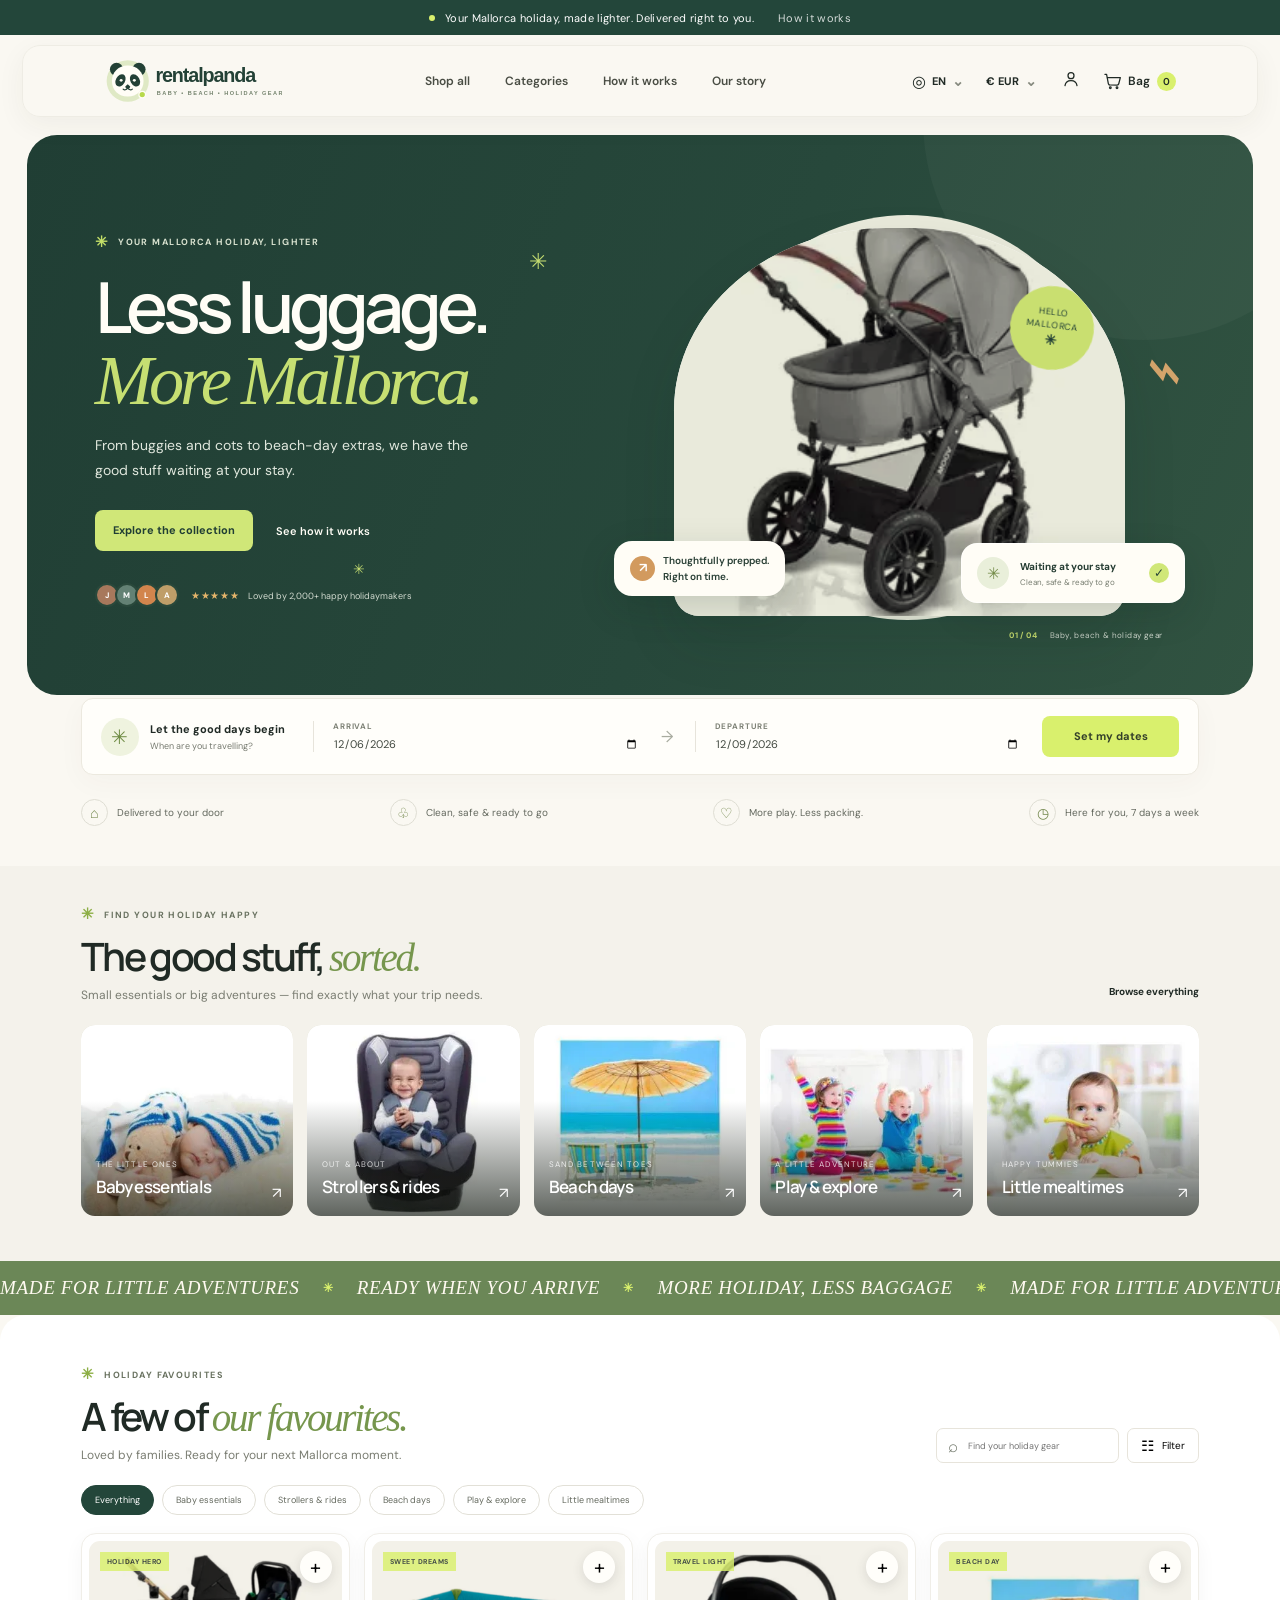
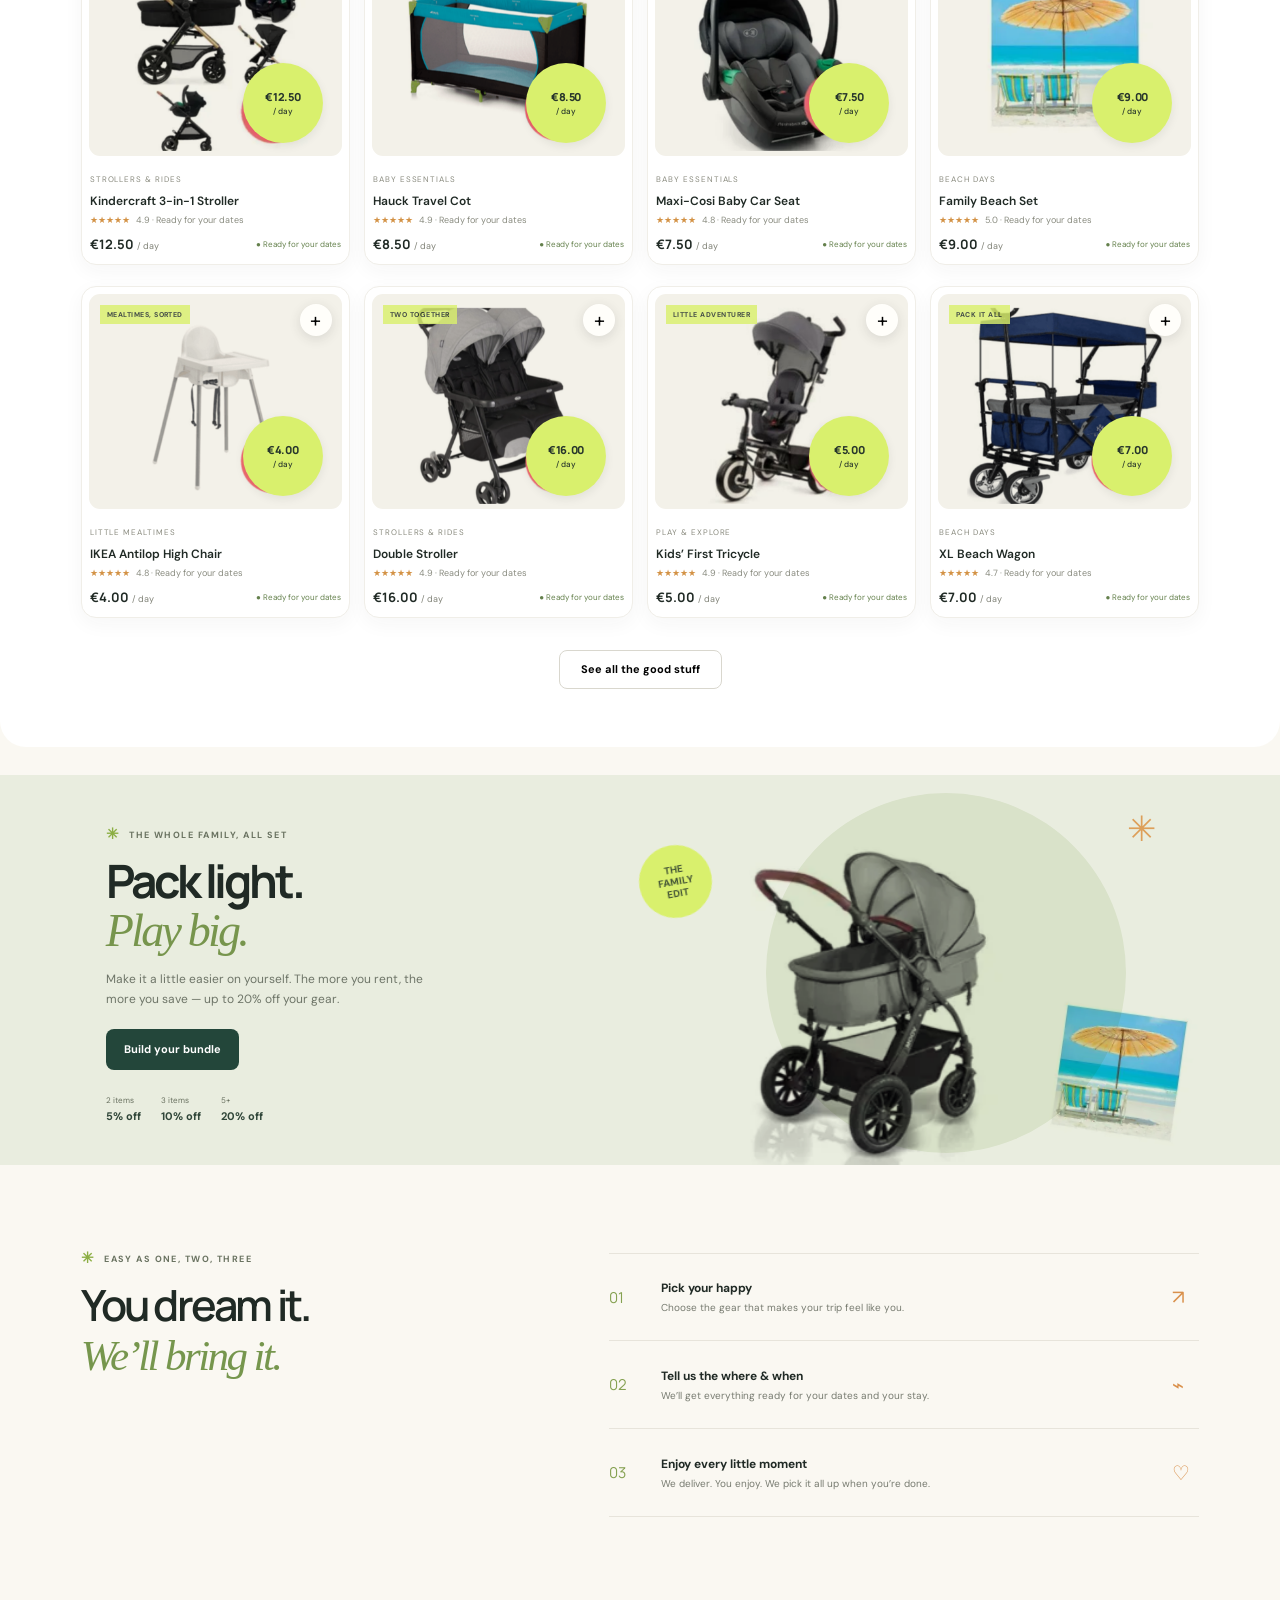
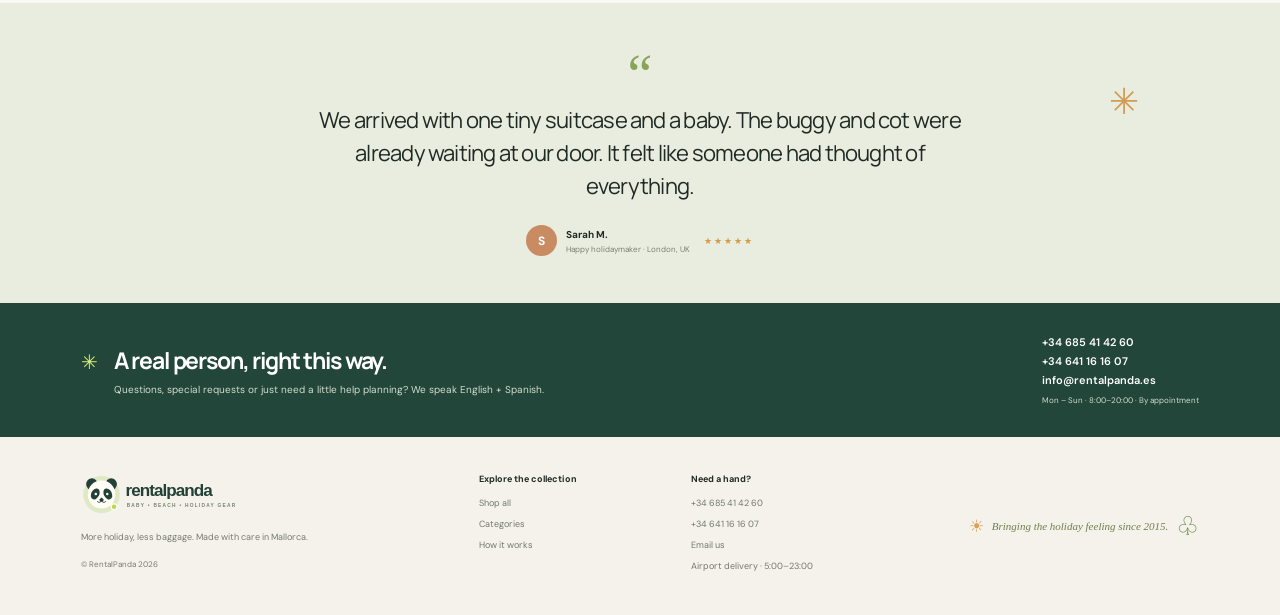
<file: index.html>
<!doctype html>
<html lang="en">
  <head>
    <meta charset="UTF-8" />
    <meta name="viewport" content="width=device-width, initial-scale=1.0" />
    <meta name="theme-color" content="#faf8f2" />
    <meta name="description" content="Make your Mallorca holiday feel like home. Thoughtful baby, beach and holiday gear delivered to your door by RentalPanda." />
    <title>RentalPanda — Holiday, made lighter</title>
    <link rel="preconnect" href="https://fonts.googleapis.com" />
    <link rel="preconnect" href="https://fonts.gstatic.com" crossorigin />
    <link href="https://fonts.googleapis.com/css2?family=DM+Sans:wght@400;500;600;700&family=Manrope:wght@400;500;600;700;800&display=swap" rel="stylesheet" />
    <link rel="stylesheet" href="/styles.css" />
  </head>
  <body data-page="home">
    <div class="announcement"><span class="announcement-dot"></span><span data-i18n="announcement">Your Mallorca holiday, made lighter. Delivered right to you.</span><a href="#how-it-works" data-i18n="how">How it works <span>↗</span></a></div>
    <header class="site-header">
      <a class="brand" href="#home" aria-label="RentalPanda home"><img src="/rentalpanda-wordmark.svg" alt="Rental Panda — baby, beach, holiday gear" /></a>
      <nav class="main-nav" aria-label="Main navigation"><a href="shop.html" data-i18n="navShop">Shop all</a><a href="#categories" data-i18n="navCategories">Categories</a><a href="#how-it-works" data-i18n="navHow">How it works</a><a href="#about" data-i18n="navAbout">Our story</a></nav>
      <div class="header-actions"><button class="locale-button" id="language-button" aria-label="Change language"><span class="locale-globe">◎</span><span id="language-label">EN</span><span class="chevron">⌄</span></button><button class="locale-button currency-button" id="currency-button" aria-label="Change currency">€ EUR <span class="chevron">⌄</span></button><button class="icon-button account-button" id="account-button" aria-label="Sign in"><svg viewBox="0 0 24 24" aria-hidden="true"><circle cx="12" cy="8" r="3.6"/><path d="M4.8 20c.5-4.2 3.1-6.2 7.2-6.2s6.7 2 7.2 6.2"/></svg></button><button class="cart-button" id="cart-button"><svg viewBox="0 0 24 24" aria-hidden="true"><path d="M3.5 4h2l2.1 11.2a2 2 0 0 0 2 1.6h8.6a2 2 0 0 0 1.9-1.5L22 8H6.1"/><circle cx="10" cy="20" r="1"/><circle cx="18" cy="20" r="1"/></svg><span data-i18n="bag">Bag</span><span id="cart-count" class="cart-count">0</span></button></div>
    </header>

    <main id="home">
      <section class="hero page-gutter">
        <div class="hero-copy">
          <div class="eyebrow"><span class="eyebrow-mark">✳</span><span data-i18n="heroEyebrow">YOUR MALLORCA HOLIDAY, LIGHTER</span></div>
          <h1 data-i18n="heroTitle">Less luggage.<br><em>More Mallorca.</em></h1>
          <p data-i18n="heroText">From buggies and cots to beach-day extras, we have the good stuff waiting at your stay.</p>
          <div class="hero-actions"><a class="button button-dark" href="shop.html" data-i18n="explore">Explore the collection <span>↗</span></a><a class="text-link" href="#how-it-works" data-i18n="seeHow">See how it works <span>↓</span></a></div>
          <div class="hero-social"><div class="avatar-stack"><span>J</span><span>M</span><span>L</span><span>A</span></div><div class="stars">★★★★★ <span data-i18n="reviews">Loved by 2,000+ happy holidaymakers</span></div></div>
          <div class="hero-doodle doodle-one">✳</div><div class="hero-doodle doodle-two">✳</div>
        </div>
        <div class="hero-art">
          <div class="hero-sun"></div>
          <div class="hero-photo-frame"><img class="hero-product" src="/RentalPanda/imgi_10_kinderwagen-mieten-mallorca-300x300.png.webp" alt="Stroller ready for your Mallorca holiday"/><div class="hero-stamp"><span data-i18n="heroStamp">HELLO<br>MALLORCA</span><b>✳</b></div></div>
          <div class="hero-note"><span class="note-icon">↗</span><span data-i18n="heroNote">Thoughtfully prepped.<br>Right on time.</span></div>
          <div class="hero-squiggle">⌁</div>
          <div class="hero-caption"><span>01 / 04</span><span data-i18n="heroCaption">Baby, beach & holiday gear</span></div>
          <div class="hero-arrival-card"><span class="arrival-spark">✳</span><div><strong data-i18n="heroCardTitle">Waiting at your stay</strong><small data-i18n="heroCardText">Clean, safe & ready to go</small></div><span class="arrival-check">✓</span></div>
        </div>
      </section>

      <section class="booking-strip page-gutter" aria-label="Check availability"><div class="booking-intro"><span class="booking-icon">✳</span><div><strong data-i18n="bookingTitle">Let the good days begin</strong><small data-i18n="bookingSub">When are you travelling?</small></div></div><label class="booking-field"><span data-i18n="arrival">ARRIVAL</span><input type="date" id="arrival-date" /></label><span class="date-arrow">→</span><label class="booking-field"><span data-i18n="departure">DEPARTURE</span><input type="date" id="departure-date" /></label><button class="button button-lime" id="dates-button" data-i18n="setDates">Set my dates <span>↗</span></button></section>

      <section class="benefit-row page-gutter"><div><span class="benefit-icon">⌂</span><span data-i18n="benefit1">Delivered to your door</span></div><div><span class="benefit-icon">♧</span><span data-i18n="benefit2">Clean, safe & ready to go</span></div><div><span class="benefit-icon">♡</span><span data-i18n="benefit3">More play. Less packing.</span></div><div><span class="benefit-icon">◷</span><span data-i18n="benefit4">Here for you, 7 days a week</span></div></section>

      <section class="category-section page-gutter" id="categories"><div class="section-heading"><div><div class="eyebrow"><span class="eyebrow-mark">✳</span><span data-i18n="findYour">FIND YOUR HOLIDAY HAPPY</span></div><h2 data-i18n="categoriesTitle">The good stuff, <em>sorted.</em></h2><p data-i18n="categoriesText">Small essentials or big adventures — find exactly what your trip needs.</p></div><a href="shop.html" class="arrow-link" data-i18n="browseAll">Browse everything <span>↗</span></a></div><div class="category-grid" id="category-grid"></div></section>

      <div class="holiday-ticker" aria-label="A little less luggage, a lot more holiday"><div class="ticker-track"><span data-i18n="ticker">MADE FOR LITTLE ADVENTURES <b>✳</b> READY WHEN YOU ARRIVE <b>✳</b> MORE HOLIDAY, LESS BAGGAGE <b>✳</b> MADE FOR LITTLE ADVENTURES <b>✳</b> READY WHEN YOU ARRIVE <b>✳</b> MORE HOLIDAY, LESS BAGGAGE <b>✳</b></span><span aria-hidden="true">MADE FOR LITTLE ADVENTURES <b>✳</b> READY WHEN YOU ARRIVE <b>✳</b> MORE HOLIDAY, LESS BAGGAGE <b>✳</b> MADE FOR LITTLE ADVENTURES <b>✳</b> READY WHEN YOU ARRIVE <b>✳</b> MORE HOLIDAY, LESS BAGGAGE <b>✳</b></span></div></div>

      <section class="products-section page-gutter" id="shop"><div class="section-heading product-heading"><div><div class="eyebrow"><span class="eyebrow-mark">✳</span><span data-i18n="holidayFavourites">HOLIDAY FAVOURITES</span></div><h2 data-i18n="bestsellersTitle">A few of <em>our favourites.</em></h2><p data-i18n="bestsellersText">Loved by families. Ready for your next Mallorca moment.</p></div><div class="shop-controls"><label class="search-box"><span>⌕</span><input id="search-products" type="search" placeholder="Find your holiday gear" data-i18n-placeholder="searchPlaceholder"/></label><button class="filter-button" id="filter-button"><span>☷</span><span data-i18n="filter">Filter</span></button></div></div><div class="filter-tabs" id="filter-tabs"></div><div class="product-grid" id="product-grid"></div><div class="center-button"><button class="button button-outline" id="show-more" data-i18n="viewAll">See all the good stuff <span>↗</span></button></div></section>

      <section class="bundle-banner page-gutter"><div class="bundle-copy"><div class="eyebrow"><span class="eyebrow-mark">✳</span><span data-i18n="bundleEyebrow">THE WHOLE FAMILY, ALL SET</span></div><h2 data-i18n="bundleTitle">Pack light.<br><em>Play big.</em></h2><p data-i18n="bundleText">Make it a little easier on yourself. The more you rent, the more you save — up to 20% off your gear.</p><a href="shop.html" class="button button-dark" data-i18n="buildBundle">Build your bundle <span>↗</span></a><div class="discount-steps"><span>2 items <b>5% off</b></span><span>3 items <b>10% off</b></span><span>5+ <b>20% off</b></span></div></div><div class="bundle-collage"><div class="bundle-circle"></div><img class="bundle-main" src="/RentalPanda/imgi_10_kinderwagen-mieten-mallorca-300x300.png.webp" alt="Holiday stroller"/><img class="bundle-small" src="/RentalPanda/imgi_15_kategorie-strand-300x300.jpg.webp" alt="Mallorca beach essentials"/><span class="bundle-sparkle">✳</span><span class="bundle-label" data-i18n="bundleBadge">THE<br>FAMILY<br>EDIT</span></div></section>

      <section class="steps-section page-gutter" id="how-it-works"><div class="steps-heading"><div class="eyebrow"><span class="eyebrow-mark">✳</span><span data-i18n="easyAs">EASY AS ONE, TWO, THREE</span></div><h2 data-i18n="stepsTitle">You dream it.<br><em>We’ll bring it.</em></h2></div><div class="steps-list"><div class="step"><span class="step-number">01</span><div><h3 data-i18n="step1Title">Pick your happy</h3><p data-i18n="step1Text">Choose the gear that makes your trip feel like you.</p></div><span class="step-doodle">↗</span></div><div class="step"><span class="step-number">02</span><div><h3 data-i18n="step2Title">Tell us the where & when</h3><p data-i18n="step2Text">We’ll get everything ready for your dates and your stay.</p></div><span class="step-doodle">⌁</span></div><div class="step"><span class="step-number">03</span><div><h3 data-i18n="step3Title">Enjoy every little moment</h3><p data-i18n="step3Text">We deliver. You enjoy. We pick it all up when you’re done.</p></div><span class="step-doodle">♡</span></div></div></section>

      <section class="testimonial page-gutter" id="about"><div class="testimonial-mark">“</div><blockquote data-i18n="quote">We arrived with one tiny suitcase and a baby. The buggy and cot were already waiting at our door. It felt like someone had thought of everything.</blockquote><div class="testimonial-attribution"><span class="testimonial-avatar">S</span><div><strong>Sarah M.</strong><span data-i18n="testimonialMeta">Happy holidaymaker · London, UK</span></div><span class="testimonial-stars">★★★★★</span></div><div class="testimonial-doodle">✳</div></section>

      <section class="contact-band page-gutter"><div><span class="contact-spark">✳</span><h2 data-i18n="contactTitle">A real person, right this way.</h2><p data-i18n="contactText">Questions, special requests or just need a little help planning? We speak English + Spanish.</p></div><div class="contact-links"><a href="tel:+34685414260">+34 685 41 42 60</a><a href="tel:+34641161607">+34 641 16 16 07</a><a href="mailto:info@rentalpanda.es">info@rentalpanda.es</a><small data-i18n="opening">Mon – Sun · 8:00–20:00 · By appointment</small></div></section>
    </main>

    <footer class="site-footer page-gutter"><div class="footer-brand"><img src="/rentalpanda-wordmark.svg" alt="RentalPanda"/><p data-i18n="footerText">More holiday, less baggage. Made with care in Mallorca.</p><span>© RentalPanda 2026</span></div><div class="footer-links"><div><strong data-i18n="explore">Explore</strong><a href="shop.html" data-i18n="navShop">Shop all</a><a href="#categories" data-i18n="navCategories">Categories</a><a href="#how-it-works" data-i18n="navHow">How it works</a></div><div><strong data-i18n="help">Need a hand?</strong><a href="tel:+34685414260">+34 685 41 42 60</a><a href="tel:+34641161607">+34 641 16 16 07</a><a href="mailto:info@rentalpanda.es">Email us</a><span data-i18n="deliveryHours">Airport delivery · 5:00–23:00</span></div></div><div class="footer-note"><span>☀</span><p data-i18n="footerNote">Bringing the holiday feeling since 2015.</p><span class="footer-palm">♧</span></div></footer>

    <div class="toast" id="toast" role="status"></div><div class="overlay" id="overlay"></div><aside class="drawer" id="cart-drawer" aria-label="Shopping bag"><div class="drawer-head"><div><span class="eyebrow-mark">✳</span><h2 data-i18n="yourBag">Your holiday bag</h2></div><button class="close-button" data-close aria-label="Close">×</button></div><div class="drawer-body" id="cart-content"></div><div class="drawer-foot" id="cart-footer"></div></aside><div class="modal" id="product-modal" role="dialog" aria-modal="true"></div><div class="modal" id="account-modal" role="dialog" aria-modal="true"></div><div class="modal" id="checkout-modal" role="dialog" aria-modal="true"></div>
    <script src="/app.js" defer></script>
  </body>
</html>
</file>
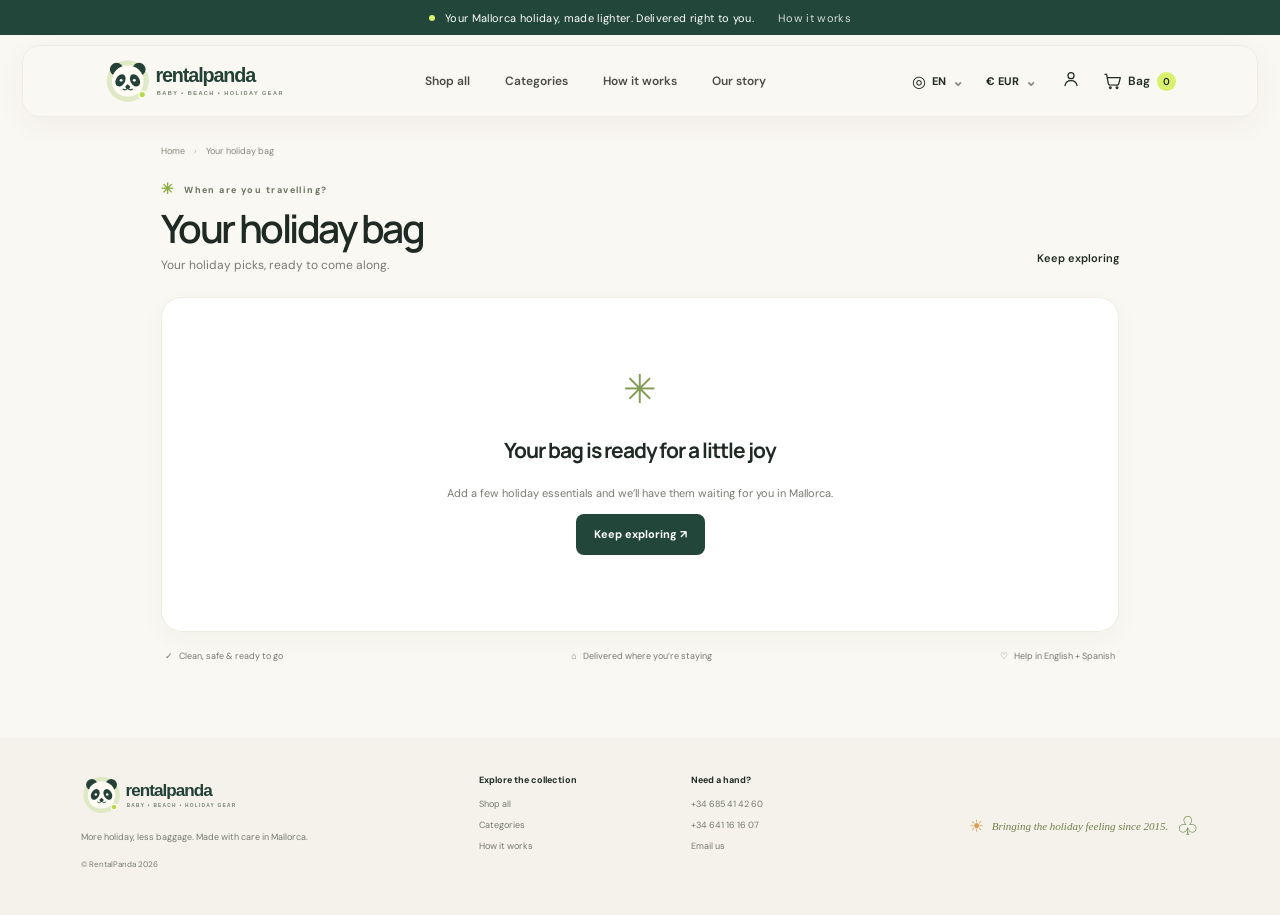
<file: cart.html>
<!doctype html><html lang="en"><head><meta charset="UTF-8"><meta name="viewport" content="width=device-width, initial-scale=1.0"><meta name="theme-color" content="#faf8f2"><title>Your holiday bag · RentalPanda</title><link rel="preconnect" href="https://fonts.googleapis.com"><link rel="preconnect" href="https://fonts.gstatic.com" crossorigin><link href="https://fonts.googleapis.com/css2?family=DM+Sans:wght@400;500;600;700&family=Manrope:wght@400;500;600;700;800&display=swap" rel="stylesheet"><link rel="stylesheet" href="/styles.css"></head><body data-page="cart"><div class="announcement"><span class="announcement-dot"></span><span data-i18n="announcement">Your Mallorca holiday, made lighter. Delivered right to you.</span><a href="index.html#how-it-works" data-i18n="how">How it works <span>↗</span></a></div><header class="site-header"><a class="brand" href="index.html"><img src="/rentalpanda-wordmark.svg" alt="RentalPanda home"></a><nav class="main-nav"><a href="shop.html" data-i18n="navShop">Shop all</a><a href="shop.html#categories" data-i18n="navCategories">Categories</a><a href="index.html#how-it-works" data-i18n="navHow">How it works</a><a href="index.html#about" data-i18n="navAbout">Our story</a></nav><div class="header-actions"><button class="locale-button" id="language-button"><span class="locale-globe">◎</span><span id="language-label">EN</span><span class="chevron">⌄</span></button><button class="locale-button currency-button" id="currency-button">€ EUR <span class="chevron">⌄</span></button><button class="icon-button account-button" id="account-button" aria-label="Sign in"><svg viewBox="0 0 24 24"><circle cx="12" cy="8" r="3.6"/><path d="M4.8 20c.5-4.2 3.1-6.2 7.2-6.2s6.7 2 7.2 6.2"/></svg></button><button class="cart-button" id="cart-button"><svg viewBox="0 0 24 24"><path d="M3.5 4h2l2.1 11.2a2 2 0 0 0 2 1.6h8.6a2 2 0 0 0 1.9-1.5L22 8H6.1"/><circle cx="10" cy="20" r="1"/><circle cx="18" cy="20" r="1"/></svg><span data-i18n="bag">Bag</span><span id="cart-count" class="cart-count">0</span></button></div></header><main class="subpage-main page-gutter cart-page-main"><div class="breadcrumb"><a href="index.html">Home</a><span>›</span><span data-i18n="yourBag">Your holiday bag</span></div><div class="cart-page-heading"><div><div class="eyebrow"><span class="eyebrow-mark">✳</span><span data-i18n="bookingSub">When are you travelling?</span></div><h1 data-i18n="yourBag">Your holiday bag</h1><p data-i18n="cartPageText">Your holiday picks, ready to come along.</p></div><a class="text-link" href="shop.html" data-i18n="keepBrowsing">Keep exploring ↗</a></div><section class="cart-page-card"><div id="cart-content"></div><div id="cart-footer"></div></section><section class="cart-reassurance"><span>✓ &nbsp; Clean, safe & ready to go</span><span>⌂ &nbsp; Delivered where you’re staying</span><span>♡ &nbsp; Help in English + Spanish</span></section></main><footer class="site-footer page-gutter"><div class="footer-brand"><img src="/rentalpanda-wordmark.svg" alt="RentalPanda"><p data-i18n="footerText">More holiday, less baggage. Made with care in Mallorca.</p><span>© RentalPanda 2026</span></div><div class="footer-links"><div><strong data-i18n="explore">Explore</strong><a href="shop.html" data-i18n="navShop">Shop all</a><a href="shop.html#categories" data-i18n="navCategories">Categories</a><a href="index.html#how-it-works" data-i18n="navHow">How it works</a></div><div><strong data-i18n="help">Need a hand?</strong><a href="tel:+34685414260">+34 685 41 42 60</a><a href="tel:+34641161607">+34 641 16 16 07</a><a href="mailto:info@rentalpanda.es">Email us</a></div></div><div class="footer-note"><span>☀</span><p data-i18n="footerNote">Bringing the holiday feeling since 2015.</p><span class="footer-palm">♧</span></div></footer><div class="toast" id="toast" role="status"></div><div class="overlay" id="overlay"></div><div class="modal" id="account-modal" role="dialog" aria-modal="true"></div><div class="modal" id="product-modal" role="dialog" aria-modal="true"></div><div class="modal" id="checkout-modal" role="dialog" aria-modal="true"></div><aside class="drawer" id="cart-drawer"></aside><div class="runtime-stubs" hidden><div class="shop-controls"><input id="search-products"><button id="filter-button"></button></div><div id="category-grid"></div><div id="filter-tabs"></div><div id="product-grid"></div><button id="show-more"></button><input id="arrival-date" type="date"><input id="departure-date" type="date"><button id="dates-button"></button></div><script src="/app.js" defer></script></body></html>
</file>
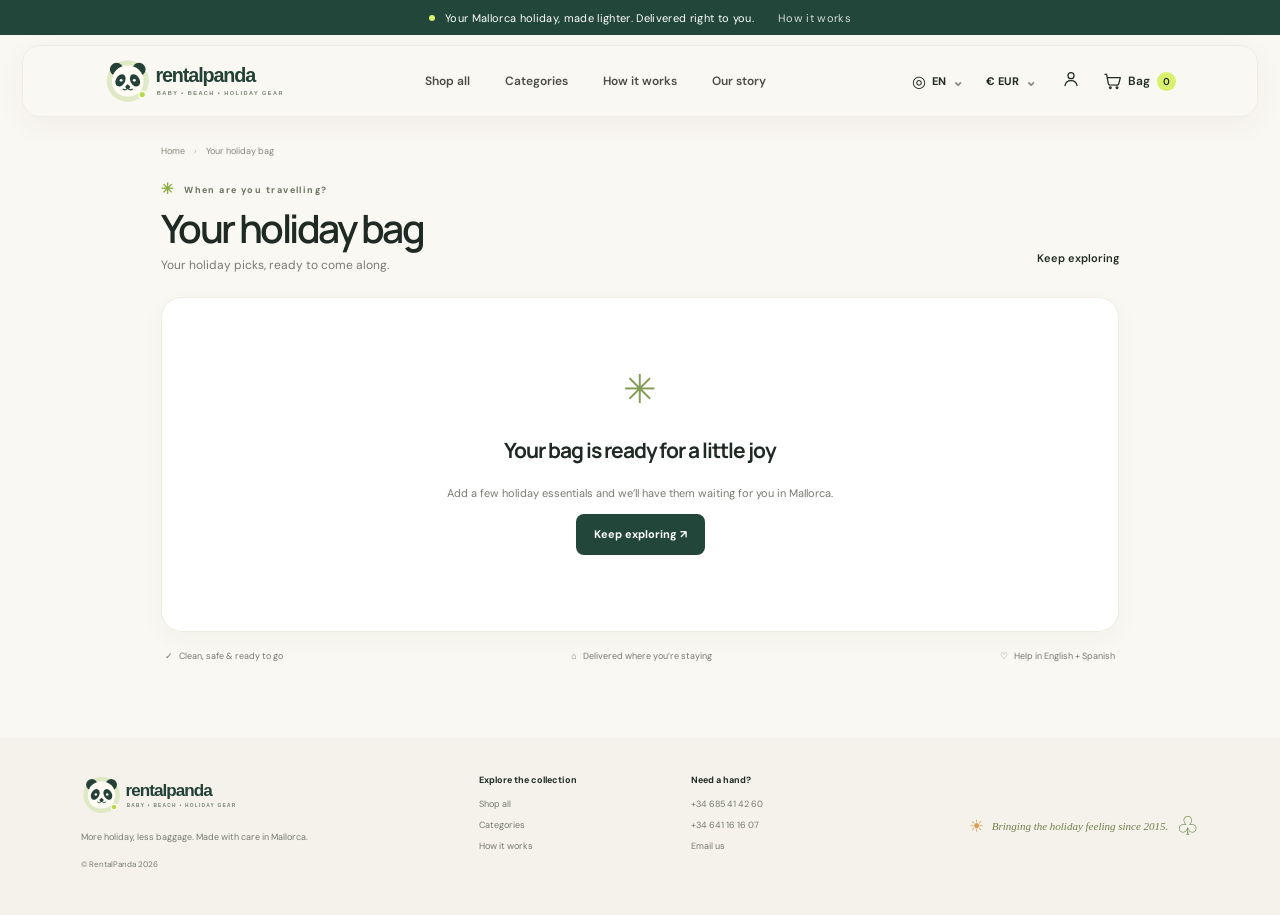
<file: checkout.html>
<!doctype html><html lang="en"><head><meta charset="UTF-8"><meta name="viewport" content="width=device-width, initial-scale=1.0"><meta name="theme-color" content="#faf8f2"><title>Checkout · RentalPanda</title><link rel="preconnect" href="https://fonts.googleapis.com"><link rel="preconnect" href="https://fonts.gstatic.com" crossorigin><link href="https://fonts.googleapis.com/css2?family=DM+Sans:wght@400;500;600;700&family=Manrope:wght@400;500;600;700;800&display=swap" rel="stylesheet"><link rel="stylesheet" href="/styles.css"></head><body data-page="checkout"><div class="announcement"><span class="announcement-dot"></span><span data-i18n="announcement">Your Mallorca holiday, made lighter. Delivered right to you.</span><a href="index.html#how-it-works" data-i18n="how">How it works <span>↗</span></a></div><header class="site-header"><a class="brand" href="index.html"><img src="/rentalpanda-wordmark.svg" alt="RentalPanda home"></a><nav class="main-nav"><a href="shop.html" data-i18n="navShop">Shop all</a><a href="shop.html#categories" data-i18n="navCategories">Categories</a><a href="index.html#how-it-works" data-i18n="navHow">How it works</a><a href="index.html#about" data-i18n="navAbout">Our story</a></nav><div class="header-actions"><button class="locale-button" id="language-button"><span class="locale-globe">◎</span><span id="language-label">EN</span><span class="chevron">⌄</span></button><button class="locale-button currency-button" id="currency-button">€ EUR <span class="chevron">⌄</span></button><button class="icon-button account-button" id="account-button" aria-label="Sign in"><svg viewBox="0 0 24 24"><circle cx="12" cy="8" r="3.6"/><path d="M4.8 20c.5-4.2 3.1-6.2 7.2-6.2s6.7 2 7.2 6.2"/></svg></button><button class="cart-button" id="cart-button"><svg viewBox="0 0 24 24"><path d="M3.5 4h2l2.1 11.2a2 2 0 0 0 2 1.6h8.6a2 2 0 0 0 1.9-1.5L22 8H6.1"/><circle cx="10" cy="20" r="1"/><circle cx="18" cy="20" r="1"/></svg><span data-i18n="bag">Bag</span><span id="cart-count" class="cart-count">0</span></button></div></header><main class="subpage-main page-gutter checkout-page-main"><div class="breadcrumb"><a href="index.html">Home</a><span>›</span><a href="cart.html" data-i18n="yourBag">Your holiday bag</a><span>›</span><span data-i18n="checkout">Checkout</span></div><div class="checkout-progress"><span class="active">01 &nbsp; <b data-i18n="yourDetails">Your details</b></span><i></i><span>02 &nbsp; <b data-i18n="paymentHeading">Payment</b></span><i></i><span>03 &nbsp; <b data-i18n="thankYou">All set</b></span></div><div class="modal page-checkout open" id="checkout-modal" role="dialog" aria-modal="true"></div></main><footer class="site-footer page-gutter"><div class="footer-brand"><img src="/rentalpanda-wordmark.svg" alt="RentalPanda"><p data-i18n="footerText">More holiday, less baggage. Made with care in Mallorca.</p><span>© RentalPanda 2026</span></div><div class="footer-links"><div><strong data-i18n="explore">Explore</strong><a href="shop.html" data-i18n="navShop">Shop all</a><a href="shop.html#categories" data-i18n="navCategories">Categories</a><a href="index.html#how-it-works" data-i18n="navHow">How it works</a></div><div><strong data-i18n="help">Need a hand?</strong><a href="tel:+34685414260">+34 685 41 42 60</a><a href="tel:+34641161607">+34 641 16 16 07</a><a href="mailto:info@rentalpanda.es">Email us</a></div></div><div class="footer-note"><span>☀</span><p data-i18n="footerNote">Bringing the holiday feeling since 2015.</p><span class="footer-palm">♧</span></div></footer><div class="toast" id="toast" role="status"></div><div class="overlay" id="overlay"></div><div class="modal" id="account-modal" role="dialog" aria-modal="true"></div><div class="modal" id="product-modal" role="dialog" aria-modal="true"></div><aside class="drawer" id="cart-drawer"><div id="cart-content"></div><div id="cart-footer"></div></aside><div class="runtime-stubs" hidden><div class="shop-controls"><input id="search-products"><button id="filter-button"></button></div><div id="category-grid"></div><div id="filter-tabs"></div><div id="product-grid"></div><button id="show-more"></button><input id="arrival-date" type="date"><input id="departure-date" type="date"><button id="dates-button"></button></div><script src="/app.js" defer></script></body></html>
</file>
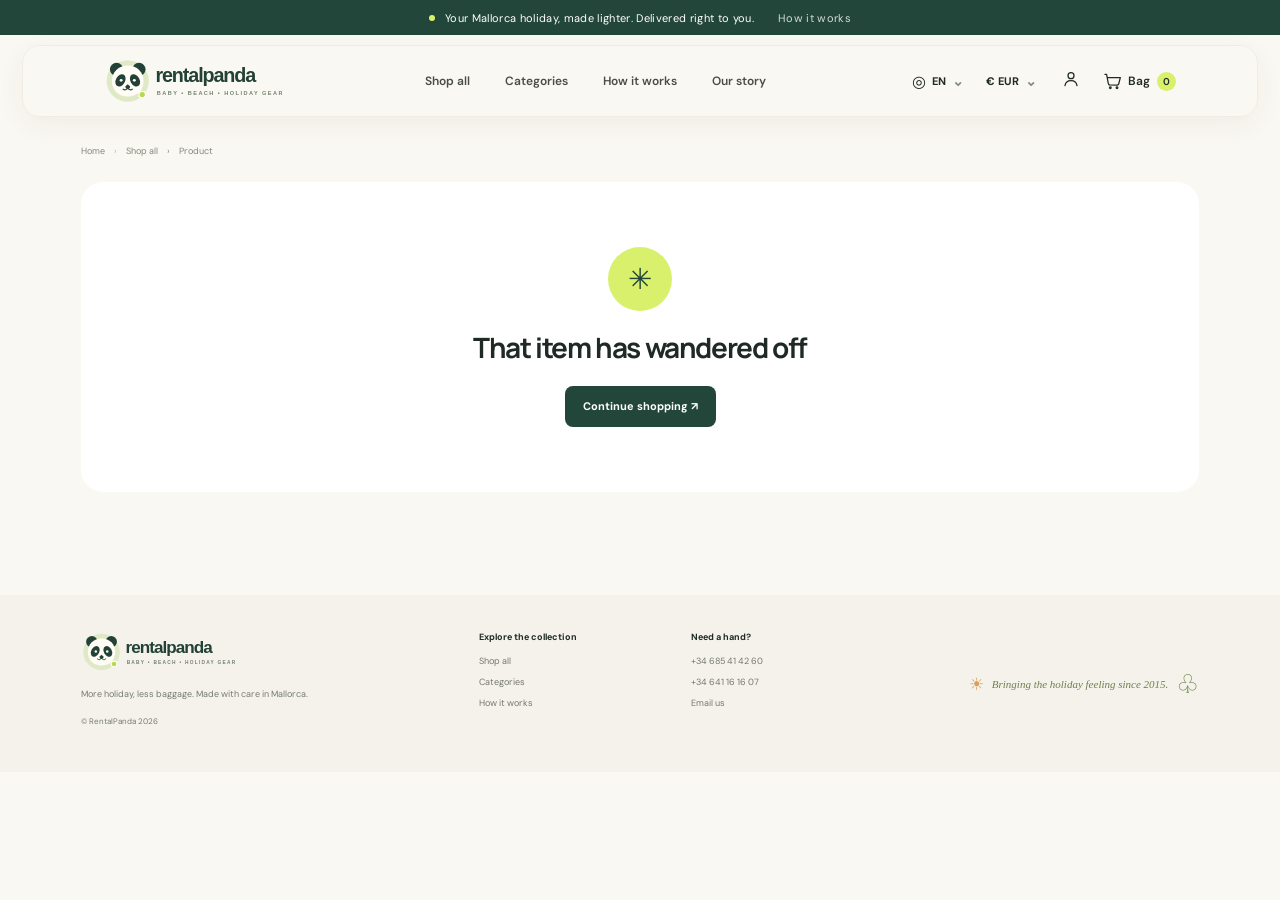
<file: product.html>
<!doctype html><html lang="en"><head><meta charset="UTF-8"><meta name="viewport" content="width=device-width, initial-scale=1.0"><meta name="theme-color" content="#faf8f2"><title>Product · RentalPanda</title><link rel="preconnect" href="https://fonts.googleapis.com"><link rel="preconnect" href="https://fonts.gstatic.com" crossorigin><link href="https://fonts.googleapis.com/css2?family=DM+Sans:wght@400;500;600;700&family=Manrope:wght@400;500;600;700;800&display=swap" rel="stylesheet"><link rel="stylesheet" href="/styles.css"></head><body data-page="product"><div class="announcement"><span class="announcement-dot"></span><span data-i18n="announcement">Your Mallorca holiday, made lighter. Delivered right to you.</span><a href="index.html#how-it-works" data-i18n="how">How it works <span>↗</span></a></div><header class="site-header"><a class="brand" href="index.html"><img src="/rentalpanda-wordmark.svg" alt="RentalPanda home"></a><nav class="main-nav"><a href="shop.html" data-i18n="navShop">Shop all</a><a href="shop.html#categories" data-i18n="navCategories">Categories</a><a href="index.html#how-it-works" data-i18n="navHow">How it works</a><a href="index.html#about" data-i18n="navAbout">Our story</a></nav><div class="header-actions"><button class="locale-button" id="language-button"><span class="locale-globe">◎</span><span id="language-label">EN</span><span class="chevron">⌄</span></button><button class="locale-button currency-button" id="currency-button">€ EUR <span class="chevron">⌄</span></button><button class="icon-button account-button" id="account-button" aria-label="Sign in"><svg viewBox="0 0 24 24"><circle cx="12" cy="8" r="3.6"/><path d="M4.8 20c.5-4.2 3.1-6.2 7.2-6.2s6.7 2 7.2 6.2"/></svg></button><button class="cart-button" id="cart-button"><svg viewBox="0 0 24 24"><path d="M3.5 4h2l2.1 11.2a2 2 0 0 0 2 1.6h8.6a2 2 0 0 0 1.9-1.5L22 8H6.1"/><circle cx="10" cy="20" r="1"/><circle cx="18" cy="20" r="1"/></svg><span data-i18n="bag">Bag</span><span id="cart-count" class="cart-count">0</span></button></div></header><main class="page-gutter subpage-main"><div class="breadcrumb"><a href="index.html">Home</a><span>›</span><a href="shop.html" data-i18n="navShop">Shop all</a><span>›</span><span id="product-breadcrumb">Product</span></div><div id="product-page"></div></main><footer class="site-footer page-gutter"><div class="footer-brand"><img src="/rentalpanda-wordmark.svg" alt="RentalPanda"><p data-i18n="footerText">More holiday, less baggage. Made with care in Mallorca.</p><span>© RentalPanda 2026</span></div><div class="footer-links"><div><strong data-i18n="explore">Explore</strong><a href="shop.html" data-i18n="navShop">Shop all</a><a href="shop.html#categories" data-i18n="navCategories">Categories</a><a href="index.html#how-it-works" data-i18n="navHow">How it works</a></div><div><strong data-i18n="help">Need a hand?</strong><a href="tel:+34685414260">+34 685 41 42 60</a><a href="tel:+34641161607">+34 641 16 16 07</a><a href="mailto:info@rentalpanda.es">Email us</a></div></div><div class="footer-note"><span>☀</span><p data-i18n="footerNote">Bringing the holiday feeling since 2015.</p><span class="footer-palm">♧</span></div></footer><div class="toast" id="toast" role="status"></div><div class="overlay" id="overlay"></div><div class="modal" id="account-modal" role="dialog" aria-modal="true"></div><div class="modal" id="product-modal" role="dialog" aria-modal="true"></div><div class="modal" id="checkout-modal" role="dialog" aria-modal="true"></div><aside class="drawer" id="cart-drawer"><div id="cart-content"></div><div id="cart-footer"></div></aside><div class="runtime-stubs" hidden><div class="shop-controls"><input id="search-products"><button id="filter-button"></button></div><div id="category-grid"></div><div id="filter-tabs"></div><div id="product-grid"></div><button id="show-more"></button><input id="arrival-date" type="date"><input id="departure-date" type="date"><button id="dates-button"></button></div><script src="/app.js" defer></script></body></html>
</file>
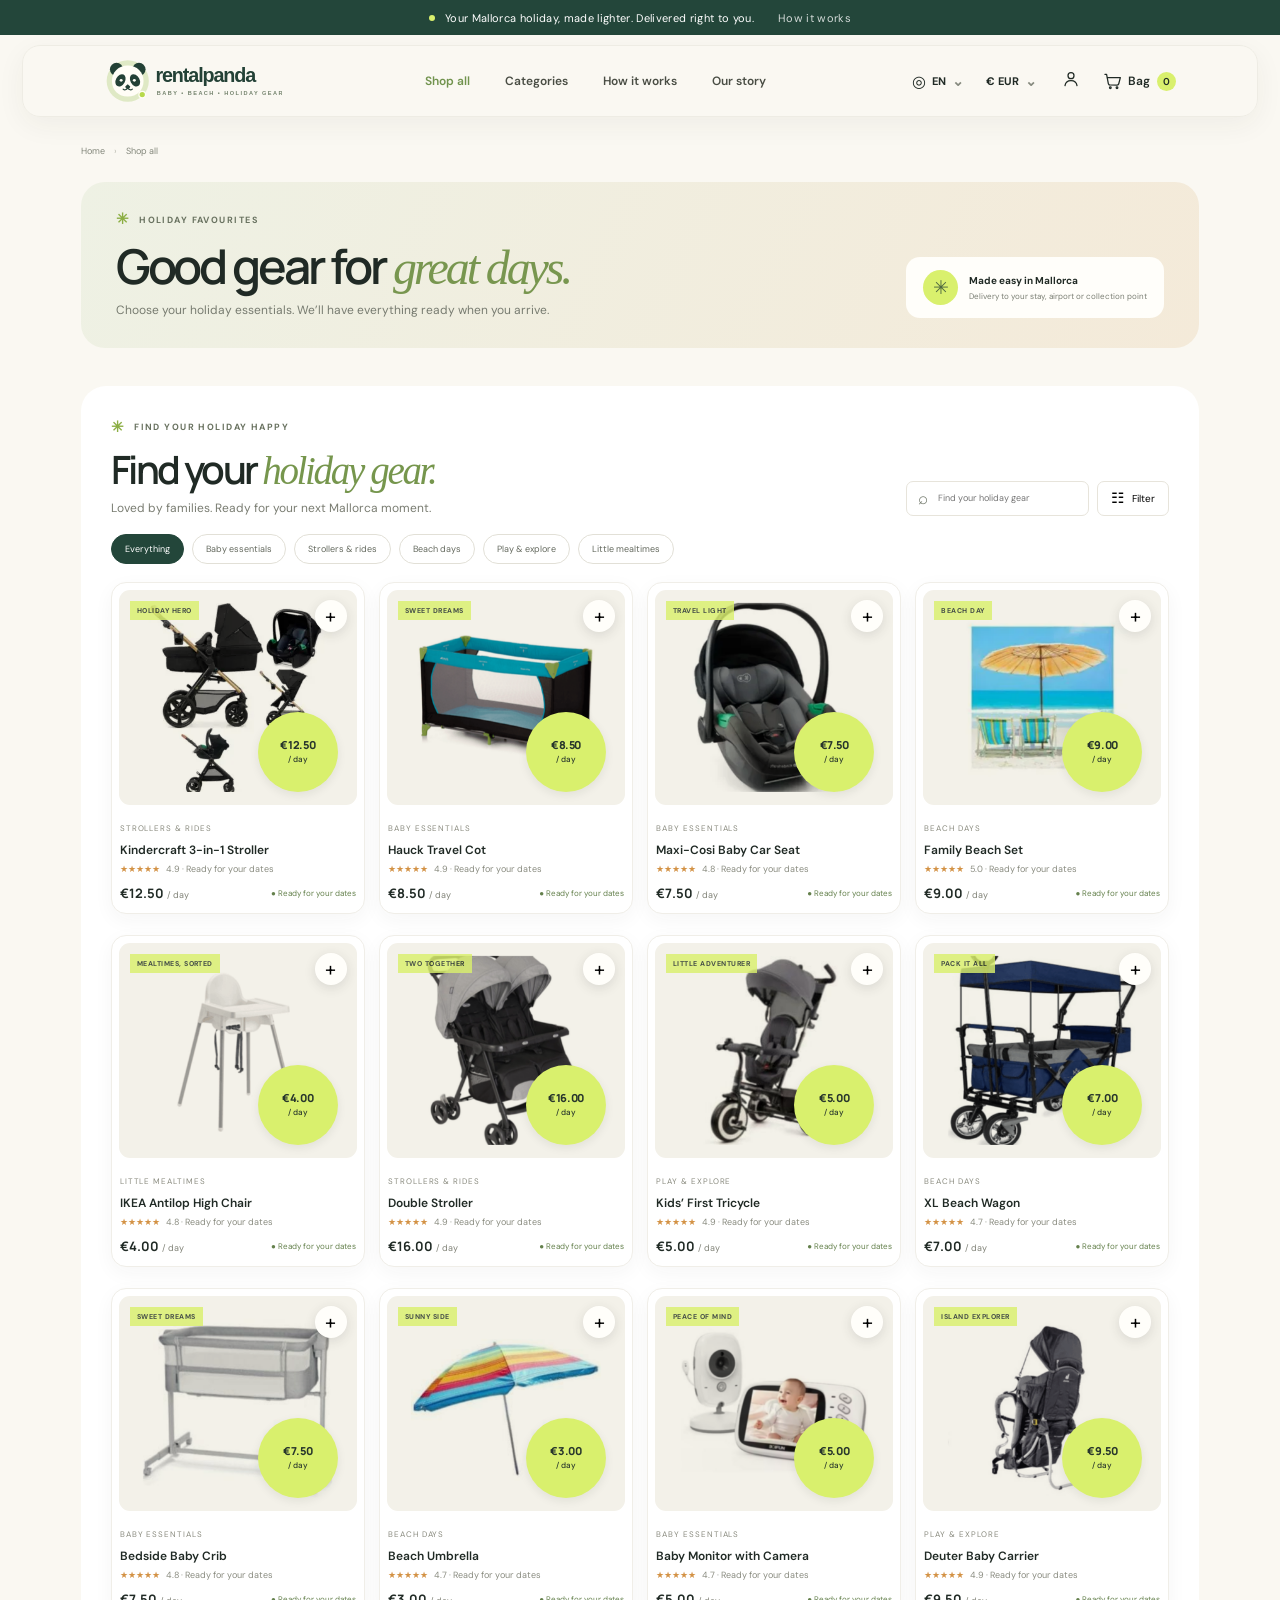
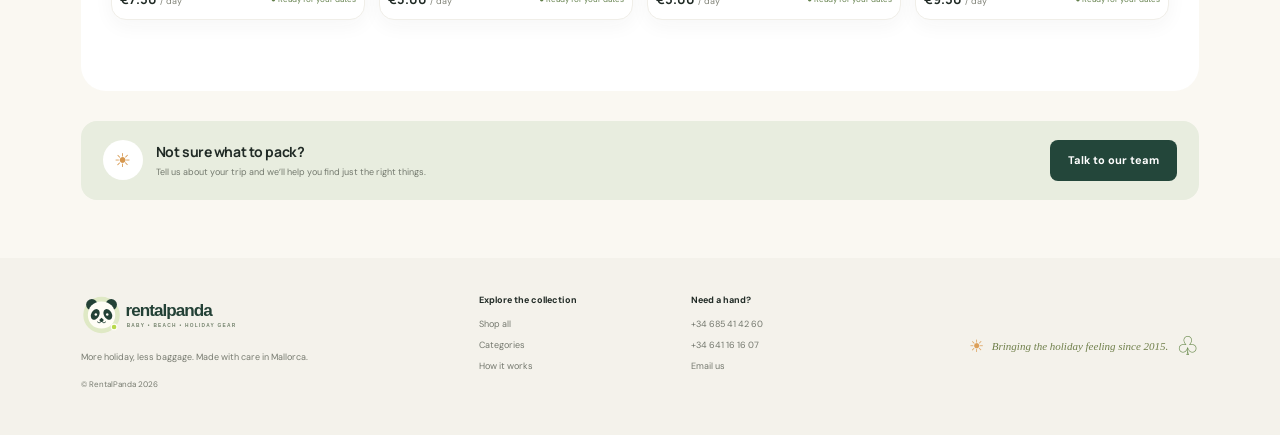
<file: shop.html>
<!doctype html><html lang="en"><head><meta charset="UTF-8"><meta name="viewport" content="width=device-width, initial-scale=1.0"><meta name="theme-color" content="#faf8f2"><title>Shop holiday gear · RentalPanda</title><link rel="preconnect" href="https://fonts.googleapis.com"><link rel="preconnect" href="https://fonts.gstatic.com" crossorigin><link href="https://fonts.googleapis.com/css2?family=DM+Sans:wght@400;500;600;700&family=Manrope:wght@400;500;600;700;800&display=swap" rel="stylesheet"><link rel="stylesheet" href="/styles.css"></head>
<body data-page="shop"><div class="announcement"><span class="announcement-dot"></span><span data-i18n="announcement">Your Mallorca holiday, made lighter. Delivered right to you.</span><a href="index.html#how-it-works" data-i18n="how">How it works <span>↗</span></a></div><header class="site-header"><a class="brand" href="index.html"><img src="/rentalpanda-wordmark.svg" alt="RentalPanda home"></a><nav class="main-nav"><a class="active" href="shop.html" data-i18n="navShop">Shop all</a><a href="shop.html#categories" data-i18n="navCategories">Categories</a><a href="index.html#how-it-works" data-i18n="navHow">How it works</a><a href="index.html#about" data-i18n="navAbout">Our story</a></nav><div class="header-actions"><button class="locale-button" id="language-button"><span class="locale-globe">◎</span><span id="language-label">EN</span><span class="chevron">⌄</span></button><button class="locale-button currency-button" id="currency-button">€ EUR <span class="chevron">⌄</span></button><button class="icon-button account-button" id="account-button" aria-label="Sign in"><svg viewBox="0 0 24 24"><circle cx="12" cy="8" r="3.6"/><path d="M4.8 20c.5-4.2 3.1-6.2 7.2-6.2s6.7 2 7.2 6.2"/></svg></button><button class="cart-button" id="cart-button"><svg viewBox="0 0 24 24"><path d="M3.5 4h2l2.1 11.2a2 2 0 0 0 2 1.6h8.6a2 2 0 0 0 1.9-1.5L22 8H6.1"/><circle cx="10" cy="20" r="1"/><circle cx="18" cy="20" r="1"/></svg><span data-i18n="bag">Bag</span><span id="cart-count" class="cart-count">0</span></button></div></header>
<main class="subpage-main page-gutter"><div class="breadcrumb"><a href="index.html">Home</a><span>›</span><span data-i18n="navShop">Shop all</span></div><section class="shop-page-hero"><div><div class="eyebrow"><span class="eyebrow-mark">✳</span><span data-i18n="holidayFavourites">HOLIDAY FAVOURITES</span></div><h1 data-i18n="shopPageTitle">Good gear for <em>great days.</em></h1><p data-i18n="shopPageText">Choose your holiday essentials. We’ll have everything ready when you arrive.</p></div><div class="shop-page-note"><span>✳</span><div><strong>Made easy in Mallorca</strong><small>Delivery to your stay, airport or collection point</small></div></div></section><section class="shop-listing" id="categories"><div class="section-heading product-heading"><div><div class="eyebrow"><span class="eyebrow-mark">✳</span><span data-i18n="findYour">FIND YOUR HOLIDAY HAPPY</span></div><h2 data-i18n="shopCollection">Find your <em>holiday gear.</em></h2><p data-i18n="bestsellersText">Loved by families. Ready for your next Mallorca moment.</p></div><div class="shop-controls"><label class="search-box"><span>⌕</span><input id="search-products" type="search" placeholder="Find your holiday gear" data-i18n-placeholder="searchPlaceholder"></label><button class="filter-button" id="filter-button"><span>☷</span><span data-i18n="filter">Filter</span></button></div></div><div class="filter-tabs" id="filter-tabs"></div><div class="product-grid" id="product-grid"></div><div class="center-button"><button class="button button-outline" id="show-more" data-i18n="viewAll">See all the good stuff</button></div></section><section class="shop-help"><span>☀</span><div><strong data-i18n="shopHelpTitle">Not sure what to pack?</strong><p data-i18n="shopHelpText">Tell us about your trip and we’ll help you find just the right things.</p></div><a class="button button-dark" href="tel:+34685414260" data-i18n="contactUs">Talk to our team <span>↗</span></a></section></main>
<footer class="site-footer page-gutter"><div class="footer-brand"><img src="/rentalpanda-wordmark.svg" alt="RentalPanda"><p data-i18n="footerText">More holiday, less baggage. Made with care in Mallorca.</p><span>© RentalPanda 2026</span></div><div class="footer-links"><div><strong data-i18n="explore">Explore</strong><a href="shop.html" data-i18n="navShop">Shop all</a><a href="shop.html#categories" data-i18n="navCategories">Categories</a><a href="index.html#how-it-works" data-i18n="navHow">How it works</a></div><div><strong data-i18n="help">Need a hand?</strong><a href="tel:+34685414260">+34 685 41 42 60</a><a href="tel:+34641161607">+34 641 16 16 07</a><a href="mailto:info@rentalpanda.es">Email us</a></div></div><div class="footer-note"><span>☀</span><p data-i18n="footerNote">Bringing the holiday feeling since 2015.</p><span class="footer-palm">♧</span></div></footer>
<div class="toast" id="toast" role="status"></div><div class="overlay" id="overlay"></div><div class="modal" id="account-modal" role="dialog" aria-modal="true"></div><div class="modal" id="product-modal" role="dialog" aria-modal="true"></div><div class="modal" id="checkout-modal" role="dialog" aria-modal="true"></div><aside class="drawer" id="cart-drawer"><div id="cart-content"></div><div id="cart-footer"></div></aside><div class="runtime-stubs" hidden><input id="arrival-date" type="date"><input id="departure-date" type="date"><button id="dates-button"></button><div class="category-grid" id="category-grid"></div></div><script src="/app.js" defer></script></body></html>
</file>
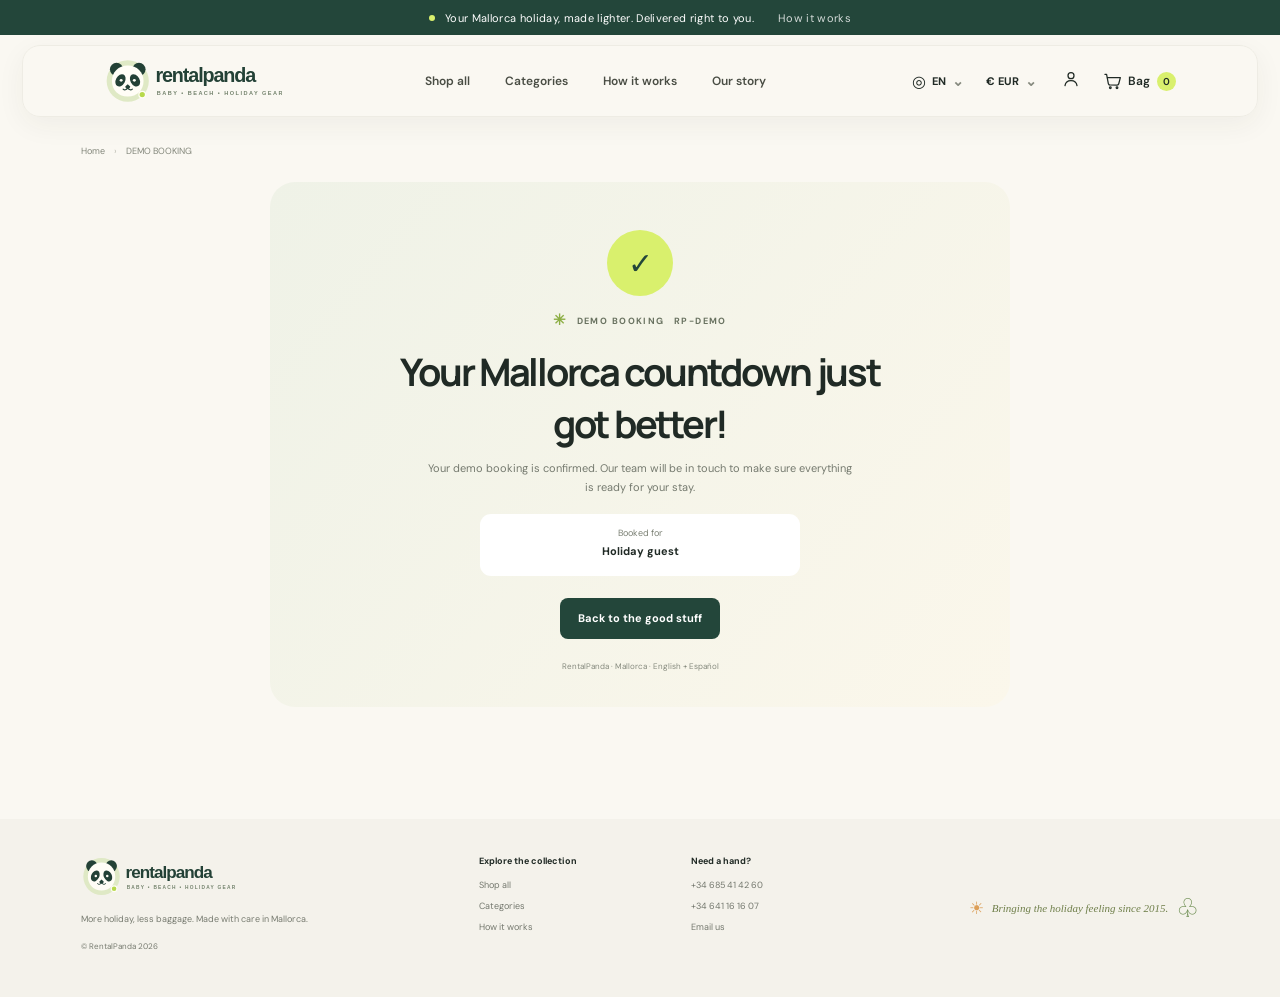
<file: thank-you.html>
<!doctype html><html lang="en"><head><meta charset="UTF-8"><meta name="viewport" content="width=device-width, initial-scale=1.0"><meta name="theme-color" content="#faf8f2"><title>Thank you · RentalPanda</title><link rel="preconnect" href="https://fonts.googleapis.com"><link rel="preconnect" href="https://fonts.gstatic.com" crossorigin><link href="https://fonts.googleapis.com/css2?family=DM+Sans:wght@400;500;600;700&family=Manrope:wght@400;500;600;700;800&display=swap" rel="stylesheet"><link rel="stylesheet" href="/styles.css"></head><body data-page="thanks"><div class="announcement"><span class="announcement-dot"></span><span data-i18n="announcement">Your Mallorca holiday, made lighter. Delivered right to you.</span><a href="index.html#how-it-works" data-i18n="how">How it works <span>↗</span></a></div><header class="site-header"><a class="brand" href="index.html"><img src="/rentalpanda-wordmark.svg" alt="RentalPanda home"></a><nav class="main-nav"><a href="shop.html" data-i18n="navShop">Shop all</a><a href="shop.html#categories" data-i18n="navCategories">Categories</a><a href="index.html#how-it-works" data-i18n="navHow">How it works</a><a href="index.html#about" data-i18n="navAbout">Our story</a></nav><div class="header-actions"><button class="locale-button" id="language-button"><span class="locale-globe">◎</span><span id="language-label">EN</span><span class="chevron">⌄</span></button><button class="locale-button currency-button" id="currency-button">€ EUR <span class="chevron">⌄</span></button><button class="icon-button account-button" id="account-button" aria-label="Sign in"><svg viewBox="0 0 24 24"><circle cx="12" cy="8" r="3.6"/><path d="M4.8 20c.5-4.2 3.1-6.2 7.2-6.2s6.7 2 7.2 6.2"/></svg></button><a class="cart-button" id="cart-button" href="cart.html"><svg viewBox="0 0 24 24"><path d="M3.5 4h2l2.1 11.2a2 2 0 0 0 2 1.6h8.6a2 2 0 0 0 1.9-1.5L22 8H6.1"/><circle cx="10" cy="20" r="1"/><circle cx="18" cy="20" r="1"/></svg><span data-i18n="bag">Bag</span><span id="cart-count" class="cart-count">0</span></a></div></header><main class="subpage-main page-gutter"><div class="breadcrumb"><a href="index.html">Home</a><span>›</span><span data-i18n="bookingRef">Booking confirmation</span></div><section class="thank-page-card"><div class="success-icon">✓</div><div class="eyebrow" style="justify-content:center"><span class="eyebrow-mark">✳</span><span data-i18n="bookingRef">DEMO BOOKING</span> <b id="booking-reference"></b></div><h1 data-i18n="thankYou">Your Mallorca countdown just got better!</h1><p data-i18n="thankText">Your demo booking is confirmed. Our team will be in touch to make sure everything is ready for your stay.</p><div class="thanks-contact"><span data-i18n="thanksName">Booked for</span><strong id="booking-name">Holiday guest</strong><span id="booking-email"></span></div><a href="shop.html" class="button button-dark" data-i18n="backHome">Back to the good stuff <span>↗</span></a><div class="thank-small">RentalPanda · Mallorca · English + Español</div></section></main><footer class="site-footer page-gutter"><div class="footer-brand"><img src="/rentalpanda-wordmark.svg" alt="RentalPanda"><p data-i18n="footerText">More holiday, less baggage. Made with care in Mallorca.</p><span>© RentalPanda 2026</span></div><div class="footer-links"><div><strong data-i18n="explore">Explore</strong><a href="shop.html" data-i18n="navShop">Shop all</a><a href="shop.html#categories" data-i18n="navCategories">Categories</a><a href="index.html#how-it-works" data-i18n="navHow">How it works</a></div><div><strong data-i18n="help">Need a hand?</strong><a href="tel:+34685414260">+34 685 41 42 60</a><a href="tel:+34641161607">+34 641 16 16 07</a><a href="mailto:info@rentalpanda.es">Email us</a></div></div><div class="footer-note"><span>☀</span><p data-i18n="footerNote">Bringing the holiday feeling since 2015.</p><span class="footer-palm">♧</span></div></footer><div class="toast" id="toast" role="status"></div><div class="overlay" id="overlay"></div><div class="modal" id="account-modal" role="dialog" aria-modal="true"></div><div class="modal" id="product-modal" role="dialog" aria-modal="true"></div><div class="modal" id="checkout-modal" role="dialog" aria-modal="true"></div><aside class="drawer" id="cart-drawer"><div id="cart-content"></div><div id="cart-footer"></div></aside><div class="runtime-stubs" hidden><div class="shop-controls"><input id="search-products"><button id="filter-button"></button></div><div id="category-grid"></div><div id="filter-tabs"></div><div id="product-grid"></div><button id="show-more"></button><input id="arrival-date" type="date"><input id="departure-date" type="date"><button id="dates-button"></button></div><script src="/app.js" defer></script></body></html>
</file>
<file: styles.css>
:root{--cream:#faf8f2;--paper:#fffefa;--ink:#202a25;--muted:#777b70;--green:#23463a;--green2:#345f4e;--lime:#d9f06d;--orange:#f6a653;--line:#e7e4db;--pale:#f1eee4;--sans:'DM Sans',sans-serif;--display:'Manrope',sans-serif}*{box-sizing:border-box}html{scroll-behavior:smooth;scroll-padding-top:90px}body{margin:0;background:var(--cream);color:var(--ink);font-family:var(--sans);font-size:15px;-webkit-font-smoothing:antialiased}button,input,select{font:inherit}button,a{-webkit-tap-highlight-color:transparent}button{cursor:pointer}a{color:inherit;text-decoration:none}.page-gutter{padding-left:max(6.3vw,24px);padding-right:max(6.3vw,24px)}.announcement{height:35px;background:var(--green);color:#fff;display:flex;align-items:center;justify-content:center;gap:10px;font-size:11px;letter-spacing:.03em}.announcement a{margin-left:14px;opacity:.8}.announcement a span{color:var(--lime);margin-left:4px}.announcement-dot{width:6px;height:6px;border-radius:50%;background:var(--lime)}.site-header{height:79px;display:flex;align-items:center;justify-content:space-between;padding:0 max(6.3vw,24px);background:rgba(250,248,242,.96);position:sticky;top:0;z-index:20;border-bottom:1px solid rgba(32,42,37,.07);backdrop-filter:blur(10px)}.brand img{width:167px;height:auto;display:block}.main-nav{display:flex;gap:35px;font-size:12px;font-weight:600;color:#494d44}.main-nav a{transition:color .2s}.main-nav a:hover,.text-link:hover,.footer-links a:hover{color:#719844}.header-actions{display:flex;align-items:center;gap:16px}.locale-button,.icon-button,.cart-button{border:0;background:none;color:var(--ink)}.locale-button{font-size:11px;font-weight:700;display:flex;align-items:center;gap:6px;padding:8px 3px}.locale-globe{font-size:16px;font-weight:400}.chevron{font-size:14px;color:#868a7f}.icon-button{width:30px;height:30px;padding:3px}.icon-button svg,.cart-button svg{width:20px;fill:none;stroke:currentColor;stroke-width:1.5;stroke-linecap:round;stroke-linejoin:round}.cart-button{display:flex;align-items:center;gap:6px;font-size:12px;font-weight:600;padding:8px 0}.cart-count{height:19px;min-width:19px;display:grid;place-items:center;border-radius:50%;background:var(--lime);font-size:10px;margin-left:1px}.hero{min-height:528px;display:grid;grid-template-columns:1fr 1.06fr;align-items:center;gap:4%;padding-top:47px;padding-bottom:29px;overflow:hidden}.hero-copy{padding:0 0 12px 2.2%;position:relative;z-index:1}.eyebrow{display:flex;align-items:center;gap:9px;font-size:9px;letter-spacing:.16em;font-weight:700;color:#697260}.eyebrow-mark{font-size:15px;color:#8cae44;line-height:1}.hero h1{font-family:var(--display);font-size:clamp(49px,6.1vw,80px);line-height:1.06;letter-spacing:-.072em;font-weight:600;margin:20px 0 15px}.hero h1 em,.section-heading h2 em,.bundle-copy h2 em,.steps-heading h2 em{font-family:Georgia,serif;font-weight:400;letter-spacing:-.06em}.hero h1 em{color:#70994d}.hero-copy>p{max-width:408px;color:#777b70;font-size:14px;line-height:1.75;margin:0 0 25px}.hero-actions{display:flex;align-items:center;gap:23px}.button{border:0;border-radius:4px;display:inline-flex;align-items:center;justify-content:center;gap:21px;padding:15px 18px;font-size:11px;line-height:1;font-weight:700;transition:transform .2s,background .2s;white-space:nowrap}.button:hover{transform:translateY(-2px)}.button span{font-size:14px}.button-dark{background:var(--green);color:white}.button-dark:hover{background:#315b49}.text-link{font-size:11px;font-weight:600}.text-link span{padding-left:5px}.hero-social{display:flex;align-items:center;margin-top:32px;gap:12px}.avatar-stack{display:flex;padding-left:4px}.avatar-stack span{width:24px;height:24px;border:2px solid var(--cream);border-radius:50%;margin-left:-4px;display:grid;place-items:center;color:white;font-size:8px;font-weight:700}.avatar-stack span:nth-child(1){background:#a7785c}.avatar-stack span:nth-child(2){background:#638174}.avatar-stack span:nth-child(3){background:#d2854d}.avatar-stack span:nth-child(4){background:#bf9e69}.stars{color:#d79242;font-size:10px;letter-spacing:.08em}.stars span{color:#71766b;letter-spacing:0;padding-left:4px;font-size:9px}.hero-doodle{position:absolute;color:#db9b55}.doodle-one{right:7%;top:12px;font-size:22px}.doodle-two{left:53%;bottom:8%;font-size:14px}.hero-art{height:433px;position:relative;display:flex;align-items:center;justify-content:center}.hero-sun{position:absolute;width:min(35vw,360px);height:min(35vw,360px);max-height:360px;max-width:360px;background:#f5e8ce;border-radius:50%;top:25px;left:15%;}.hero-photo-frame{position:relative;z-index:1;width:74%;height:355px;margin-top:20px;background:#e9eddf;border-radius:48% 48% 5px 5px;display:flex;justify-content:center;align-items:center;overflow:hidden}.hero-product{width:106%;height:106%;object-fit:contain;mix-blend-mode:multiply;filter:saturate(.92);transform:scale(1.12)}.hero-stamp{position:absolute;right:2%;top:10%;height:78px;width:78px;border-radius:50%;background:var(--lime);display:grid;place-content:center;text-align:center;color:var(--green);font-size:8px;line-height:1.4;letter-spacing:.06em;transform:rotate(8deg)}.hero-stamp b{font-size:13px}.hero-note{position:absolute;bottom:61px;left:1%;display:flex;align-items:center;gap:8px;padding:11px 14px;border-radius:30px;background:var(--paper);box-shadow:0 7px 24px #34352512;font-size:9px;font-weight:600;line-height:1.55;z-index:2}.note-icon{background:var(--orange);height:25px;width:25px;display:grid;place-items:center;border-radius:50%;font-size:13px;color:white}.hero-squiggle{position:absolute;right:2%;top:37%;font-family:Georgia,serif;font-size:60px;color:#e4a158;transform:rotate(20deg)}.hero-caption{position:absolute;right:4%;bottom:5px;display:flex;gap:13px;align-items:center;font-size:8px;color:#87887e;letter-spacing:.05em}.hero-caption span:first-child{color:#405f49;font-weight:700}.booking-strip{display:flex;align-items:center;gap:22px;margin:3px max(6.3vw,24px) 0;background:var(--paper);border:1px solid #ece9df;padding:14px 19px;min-height:77px;box-shadow:0 7px 28px rgba(71,69,53,.035)}.booking-intro{display:flex;align-items:center;gap:11px;min-width:190px}.booking-icon{height:38px;width:38px;border-radius:50%;display:grid;place-items:center;background:#eff3df;color:#6d8a42;font-size:20px}.booking-intro strong,.booking-intro small{display:block}.booking-intro strong{font-size:11px}.booking-intro small{font-size:9px;color:var(--muted);margin-top:4px}.booking-field{display:flex;flex-direction:column;gap:5px;padding-left:19px;border-left:1px solid var(--line);flex:1;min-width:110px}.booking-field span{font-size:8px;font-weight:700;letter-spacing:.12em;color:#7d8175}.booking-field input{border:0;background:transparent;padding:0;color:#434a41;outline:none;font-size:11px;min-width:110px}.date-arrow{color:#a8ab9f;font-size:16px}.button-lime{background:var(--lime);color:#34402a;min-width:137px}.benefit-row{display:flex;justify-content:space-between;align-items:center;padding-top:24px;padding-bottom:40px;gap:10px}.benefit-row>div{display:flex;align-items:center;gap:9px;font-size:10px;color:#64695f}.benefit-icon{width:27px;height:27px;display:grid;place-items:center;border:1px solid #dfded4;border-radius:50%;font-size:14px;color:#71864b}.category-section,.products-section{padding-top:41px;padding-bottom:45px}.category-section{background:#f4f2eb}.section-heading{display:flex;align-items:flex-end;justify-content:space-between;margin-bottom:22px}.section-heading h2,.steps-heading h2{font-family:var(--display);font-size:39px;line-height:1.13;letter-spacing:-.065em;font-weight:600;margin:12px 0 7px}.section-heading h2 em,.steps-heading h2 em{color:#76964d}.section-heading p{margin:0;color:#7a7d72;font-size:12px}.arrow-link{font-size:10px;font-weight:700;padding-bottom:5px}.arrow-link span{margin-left:8px;font-size:14px}.category-grid{display:grid;grid-template-columns:repeat(5,1fr);gap:14px}.category-card{height:191px;position:relative;overflow:hidden;background:#e8e6da;border-radius:3px;cursor:pointer}.category-card img{height:100%;width:100%;object-fit:cover;transition:transform .5s}.category-card:hover img{transform:scale(1.05)}.category-card:after{content:"";position:absolute;inset:40% 0 0;background:linear-gradient(transparent,rgba(23,30,22,.69))}.category-card-label{position:absolute;bottom:15px;left:15px;z-index:1;color:white}.category-card-label span{font-size:8px;text-transform:uppercase;letter-spacing:.14em;opacity:.8}.category-card-label h3{font-family:var(--display);font-size:17px;letter-spacing:-.04em;margin:3px 0;font-weight:600}.category-card-arrow{position:absolute;right:12px;bottom:13px;z-index:1;color:white;font-size:15px}.products-section{padding-top:65px;padding-bottom:71px}.product-heading{margin-bottom:22px}.shop-controls{display:flex;gap:8px}.search-box{height:35px;background:white;border:1px solid var(--line);display:flex;align-items:center;gap:8px;padding:0 11px;width:183px}.search-box>span{font-size:17px;color:#71786b}.search-box input{border:0;outline:0;width:100%;font-size:9px;background:transparent}.filter-button{height:35px;padding:0 13px;border:1px solid var(--line);background:white;display:flex;align-items:center;gap:8px;font-size:10px}.filter-button span:first-child{font-size:15px}.filter-tabs{display:flex;gap:8px;margin:0 0 18px;overflow:auto;scrollbar-width:none}.filter-tabs::-webkit-scrollbar{display:none}.filter-chip{border:1px solid #e2e0d7;background:transparent;border-radius:18px;font-size:9px;color:#656a5f;padding:8px 13px;white-space:nowrap}.filter-chip.active,.filter-chip:hover{background:var(--green);border-color:var(--green);color:white}.product-grid{display:grid;grid-template-columns:repeat(4,minmax(0,1fr));gap:21px 14px}.product-card{min-width:0;background:transparent;cursor:pointer}.product-image{height:215px;background:#f2f0e9;position:relative;overflow:hidden;display:grid;place-items:center}.product-image img{height:88%;width:88%;object-fit:contain;mix-blend-mode:multiply;transition:transform .35s}.product-card:hover .product-image img{transform:scale(1.055)}.product-tag{position:absolute;top:11px;left:11px;background:var(--lime);padding:5px 7px;font-size:7px;letter-spacing:.07em;font-weight:700;text-transform:uppercase}.quick-add{position:absolute;right:10px;bottom:10px;width:32px;height:32px;border:0;background:var(--paper);border-radius:50%;font-size:20px;box-shadow:0 3px 12px #3332;transition:background .2s}.quick-add:hover{background:var(--lime)}.product-info{padding:11px 1px 0}.product-category{font-size:8px;text-transform:uppercase;color:#8a8b7f;letter-spacing:.12em}.product-info h3{font-size:12px;margin:6px 0 5px;font-weight:600}.product-rating{font-size:9px;color:#d39245}.product-rating span{color:#8a8c80;margin-left:4px}.product-price-row{display:flex;justify-content:space-between;align-items:center;margin-top:9px}.product-price{font-family:var(--display);font-size:13px;font-weight:700}.product-price small{font-family:var(--sans);font-size:9px;font-weight:400;color:#818378}.product-stock{font-size:8px;color:#64804c}.center-button{text-align:center;margin-top:32px}.button-outline{border:1px solid #d9d7ce;background:transparent;padding:13px 21px}.button-outline:hover{background:#fff}.bundle-banner{display:grid;grid-template-columns:.9fr 1.1fr;background:#e9eddf;min-height:390px;overflow:hidden}.bundle-copy{padding:52px 0 36px 5%;position:relative;z-index:1}.bundle-copy h2{font-family:var(--display);font-size:46px;letter-spacing:-.07em;line-height:1.03;margin:15px 0}.bundle-copy h2 em{color:#77954d}.bundle-copy p{max-width:320px;color:#6e7568;font-size:12px;line-height:1.7;margin:0 0 19px}.discount-steps{display:flex;gap:20px;margin-top:25px}.discount-steps span{font-size:8px;color:#68705f;display:flex;flex-direction:column;gap:4px}.discount-steps b{font-size:11px;color:#304639}.bundle-collage{position:relative;min-height:390px}.bundle-circle{position:absolute;width:360px;height:360px;background:#d9e2c9;border-radius:50%;right:12%;top:18px}.bundle-main{position:absolute;z-index:1;height:91%;width:75%;object-fit:contain;right:15%;bottom:-5%;mix-blend-mode:multiply}.bundle-small{position:absolute;width:26%;z-index:2;right:0;bottom:3%;mix-blend-mode:multiply;transform:rotate(8deg)}.bundle-sparkle{position:absolute;right:7%;top:8%;font-size:35px;color:#dd9f59}.bundle-label{position:absolute;z-index:3;left:9%;top:18%;width:73px;height:73px;border-radius:50%;background:var(--lime);color:#435435;font-size:10px;font-weight:700;text-align:center;display:grid;place-content:center;line-height:1.2;transform:rotate(-10deg)}.steps-section{display:grid;grid-template-columns:.8fr 1.2fr;padding-top:86px;padding-bottom:86px;gap:12%}.steps-heading h2{font-size:43px;margin-top:15px}.steps-list{padding-top:2px}.step{min-height:88px;border-bottom:1px solid var(--line);display:grid;grid-template-columns:39px 1fr 27px;align-items:center;gap:13px}.step:first-child{border-top:1px solid var(--line)}.step-number{font-family:var(--display);font-size:15px;color:#85a151}.step h3{font-size:12px;margin:0 0 5px}.step p{font-size:10px;color:#777b70;margin:0}.step-doodle{font-size:20px;color:#d9904b}.testimonial{position:relative;background:#e8eddf;text-align:center;padding-top:52px;padding-bottom:47px;overflow:hidden}.testimonial-mark{font-family:Georgia,serif;font-size:56px;color:#88a456;line-height:.7}.testimonial blockquote{font-family:var(--display);font-size:22px;line-height:1.5;letter-spacing:-.035em;max-width:660px;margin:10px auto 22px}.testimonial-attribution{display:flex;justify-content:center;align-items:center;gap:9px;text-align:left}.testimonial-avatar{width:31px;height:31px;border-radius:50%;background:#c98b61;display:grid;place-items:center;color:white;font-size:12px;font-weight:700}.testimonial-attribution strong,.testimonial-attribution div span{display:block}.testimonial-attribution strong{font-size:10px}.testimonial-attribution div span{font-size:8px;color:#7a8072;margin-top:3px}.testimonial-stars{font-size:9px;letter-spacing:2px;color:#d59a45;margin-left:5px}.testimonial-doodle{position:absolute;right:11%;top:25%;font-size:36px;color:#d29c57}.contact-band{display:flex;align-items:center;justify-content:space-between;background:var(--green);color:white;padding-top:32px;padding-bottom:32px}.contact-band>div:first-child{position:relative;padding-left:33px}.contact-spark{position:absolute;left:0;top:5px;color:var(--lime);font-size:20px}.contact-band h2{font-family:var(--display);font-size:23px;letter-spacing:-.05em;margin:0 0 7px}.contact-band p{font-size:10px;color:#d1ddd0;margin:0}.contact-links{display:flex;flex-direction:column;gap:5px;font-size:11px;font-weight:600}.contact-links small{font-size:8px;font-weight:400;color:#d1ddd0;margin-top:3px}.site-footer{display:grid;grid-template-columns:1fr 1.2fr .7fr;gap:40px;padding-top:36px;padding-bottom:36px;background:#f4f2eb}.footer-brand img{width:143px}.footer-brand p,.footer-brand>span{display:block;font-size:9px;color:#777b70;margin:10px 0}.footer-brand>span{font-size:8px;margin-top:16px}.footer-links{display:grid;grid-template-columns:1fr 1.2fr;gap:30px}.footer-links>div{display:flex;flex-direction:column;gap:9px}.footer-links strong{font-size:9px;margin-bottom:3px}.footer-links a,.footer-links span{font-size:9px;color:#74786e}.footer-note{display:flex;align-items:center;justify-content:flex-end;gap:8px;color:#6f7f4a}.footer-note>span:first-child{font-size:17px;color:#dc9f58}.footer-note p{font-family:Georgia,serif;font-size:11px;font-style:italic}.footer-palm{font-size:26px;color:#6c8d50}.toast{position:fixed;z-index:50;bottom:24px;left:50%;transform:translate(-50%,20px);background:var(--green);color:white;padding:12px 18px;border-radius:3px;font-size:11px;opacity:0;pointer-events:none;transition:.25s}.toast.show{opacity:1;transform:translate(-50%,0)}.overlay{position:fixed;inset:0;background:rgba(25,31,26,.42);z-index:39;opacity:0;visibility:hidden;transition:.25s}.overlay.open{opacity:1;visibility:visible}.drawer{position:fixed;z-index:40;top:0;right:0;height:100dvh;width:min(440px,100vw);background:var(--cream);transform:translateX(102%);transition:transform .3s;display:flex;flex-direction:column}.drawer.open{transform:translateX(0)}.drawer-head{display:flex;align-items:center;justify-content:space-between;padding:22px 23px;border-bottom:1px solid var(--line)}.drawer-head>div{display:flex;align-items:center;gap:9px}.drawer-head h2{font-family:var(--display);font-size:20px;letter-spacing:-.05em;margin:0}.close-button{border:0;background:none;font-size:25px;font-weight:300;color:#6e7368}.drawer-body{padding:8px 23px;overflow:auto;flex:1}.empty-cart{text-align:center;padding:65px 15px}.empty-cart>span{font-size:40px;color:#839c55}.empty-cart h3{font-family:var(--display);font-size:21px;letter-spacing:-.05em}.empty-cart p{font-size:11px;color:#777b70;line-height:1.6}.cart-line{display:grid;grid-template-columns:74px 1fr auto;gap:12px;align-items:center;border-bottom:1px solid var(--line);padding:14px 0}.cart-line img{width:74px;height:74px;object-fit:contain;background:#f0eee6;mix-blend-mode:multiply}.cart-line h3{font-size:11px;margin:0 0 6px}.cart-line small{display:block;color:#818478;font-size:9px}.cart-line-price{font-size:11px;font-weight:700;white-space:nowrap}.quantity-control{display:flex;align-items:center;gap:8px;margin-top:8px}.quantity-control button{border:1px solid var(--line);background:white;width:21px;height:21px;font-size:12px}.quantity-control span{font-size:9px}.cart-discount{background:#eef2e4;color:#536b3d;padding:10px;margin-top:15px;font-size:10px}.drawer-foot{padding:18px 23px 23px;border-top:1px solid var(--line)}.delivery-summary{font-size:9px;color:#777b70;margin-bottom:12px}.subtotal-line{display:flex;justify-content:space-between;margin-bottom:8px;font-size:11px}.subtotal-line.total{font-size:14px;font-weight:700;margin-top:12px;padding-top:12px;border-top:1px solid var(--line)}.drawer-foot .button{width:100%;margin-top:10px}.modal{position:fixed;z-index:45;left:50%;top:50%;transform:translate(-50%,-46%) scale(.98);background:var(--cream);width:min(760px,calc(100vw - 28px));max-height:calc(100dvh - 30px);overflow:auto;opacity:0;visibility:hidden;transition:.22s}.modal.open{opacity:1;visibility:visible;transform:translate(-50%,-50%) scale(1)}.modal-close{position:absolute;z-index:2;right:14px;top:11px;width:34px;height:34px;border:0;border-radius:50%;background:white;font-size:21px}.product-detail{display:grid;grid-template-columns:1fr 1fr;min-height:405px}.detail-image{background:#f1efe6;display:grid;place-items:center;padding:24px}.detail-image img{width:100%;height:330px;object-fit:contain;mix-blend-mode:multiply}.detail-content{padding:45px 35px 30px}.detail-content .product-category{font-size:9px}.detail-content h2{font-family:var(--display);font-size:26px;letter-spacing:-.06em;margin:9px 0}.detail-content>p{font-size:11px;color:#74796e;line-height:1.7}.detail-price{font-size:18px;font-weight:700;margin:14px 0}.detail-price small{font-size:10px;color:#777b70;font-weight:400}.detail-options{display:flex;flex-direction:column;gap:8px;margin:16px 0}.detail-options label{display:flex;align-items:center;gap:8px;font-size:10px;color:#565d52}.detail-options input{accent-color:#63834b}.add-detail{width:100%;margin-top:8px}.extras-title{font-size:10px;font-weight:700;margin:12px 0 8px}.detail-extras label{border:1px solid var(--line);padding:8px}.modal-inner{padding:35px}.modal-inner h2{font-family:var(--display);font-size:27px;letter-spacing:-.06em;margin:0 0 8px}.modal-inner>p{font-size:11px;line-height:1.6;color:#74796e;margin:0 0 20px}.modal-heading{display:flex;justify-content:space-between;align-items:flex-start}.account-buttons{display:grid;gap:9px}.social-button{width:100%;height:42px;border:1px solid #dedbd1;background:white;font-size:11px;font-weight:600}.social-button b{margin-right:9px}.divider{display:flex;align-items:center;gap:10px;margin:16px 0;color:#97998f;font-size:9px}.divider:before,.divider:after{content:"";height:1px;background:var(--line);flex:1}.form-field{display:flex;flex-direction:column;gap:6px;margin:12px 0}.form-field span{font-size:9px;font-weight:700;color:#656a60}.form-field input,.form-field select,.form-field textarea{padding:11px;border:1px solid #dfdcd1;background:white;font-size:11px;outline-color:#8da85d}.checkout-layout{display:grid;grid-template-columns:1.1fr .9fr}.checkout-form{padding:30px 32px}.checkout-summary{background:#f0eee6;padding:35px 26px}.checkout-summary h3{font-family:var(--display);font-size:18px;margin:0 0 14px}.checkout-item{display:flex;justify-content:space-between;font-size:10px;padding:9px 0;border-bottom:1px solid #dfddd3}.checkout-summary .subtotal-line{font-size:10px;margin-top:13px}.checkout-title{font-family:var(--display);font-size:23px;letter-spacing:-.06em;margin:0 0 19px}.field-row{display:grid;grid-template-columns:1fr 1fr;gap:11px}.choice-card{display:flex;gap:9px;align-items:flex-start;background:#fff;padding:11px;margin:8px 0;border:1px solid var(--line);font-size:10px}.choice-card input{accent-color:#66804b;margin-top:2px}.choice-card span small{display:block;color:#7c8074;margin-top:4px;font-size:9px;line-height:1.5}.checkout-section-title{font-size:11px;font-weight:700;margin:19px 0 8px}.advance-box{padding:12px;background:#eef2e4;margin:12px 0;font-size:10px;line-height:1.5}.advance-box strong{font-size:13px}.confirm-button{width:100%;margin-top:10px}.success-state{text-align:center;padding:45px 34px}.success-icon{width:64px;height:64px;border-radius:50%;background:var(--lime);display:grid;place-items:center;margin:0 auto 17px;color:var(--green);font-size:29px}.success-state h2{font-family:var(--display);font-size:29px;letter-spacing:-.06em}.success-state p{max-width:390px;margin:10px auto 22px;font-size:11px;color:#74796e;line-height:1.7}.filter-panel{position:absolute;z-index:3;right:0;top:43px;background:white;border:1px solid var(--line);box-shadow:0 12px 28px #30312713;padding:15px;width:190px}.shop-controls{position:relative}.filter-panel label{display:flex;align-items:center;gap:8px;font-size:10px;padding:6px}.filter-panel input{accent-color:#66804b}.mobile-menu{display:none}
@media(min-width:1500px){.page-gutter{padding-left:calc((100vw - 1320px)/2);padding-right:calc((100vw - 1320px)/2)}.site-header{padding-left:calc((100vw - 1320px)/2);padding-right:calc((100vw - 1320px)/2)}.booking-strip{margin-left:calc((100vw - 1320px)/2);margin-right:calc((100vw - 1320px)/2)}}
@media(max-width:950px){.main-nav{gap:18px}.site-header{padding-left:4vw;padding-right:4vw}.brand img{width:145px}.header-actions{gap:10px}.hero{grid-template-columns:1fr .92fr;padding-left:5vw;padding-right:5vw}.hero h1{font-size:63px}.hero-art{height:390px}.hero-photo-frame{height:320px}.booking-strip{margin-left:5vw;margin-right:5vw;gap:13px}.booking-intro{min-width:160px}.category-grid{gap:9px}.category-card{height:160px}.category-card-label{left:10px;bottom:12px}.category-card-label h3{font-size:15px}.product-image{height:185px}.product-grid{gap:18px 10px}.bundle-circle{width:320px;height:320px}.steps-section{gap:7%}.contact-band{padding-left:5vw;padding-right:5vw}}
@media(max-width:700px){.page-gutter{padding-left:20px;padding-right:20px}.announcement{font-size:9px;height:32px}.announcement a{display:none}.site-header{height:64px;padding:0 18px}.brand img{width:133px}.main-nav{display:none}.header-actions{gap:10px}.currency-button,.account-button{display:none}.locale-button{font-size:10px}.cart-button{gap:4px}.cart-button>span:nth-child(2){display:none}.hero{display:flex;flex-direction:column;align-items:stretch;gap:4px;padding:36px 20px 12px;min-height:0}.hero-copy{padding:0}.hero h1{font-size:57px;margin:15px 0 12px;line-height:1.02}.hero-copy>p{font-size:12px;line-height:1.65;max-width:360px;margin-bottom:18px}.hero-actions{gap:15px}.button{padding:14px 15px;gap:13px;font-size:10px}.text-link{font-size:10px}.hero-social{margin-top:21px}.hero-art{height:299px;margin-top:5px}.hero-sun{width:250px;height:250px;top:16px;left:18%}.hero-photo-frame{height:255px;width:73%;margin-top:15px}.hero-stamp{width:64px;height:64px;font-size:7px;right:4%;top:8%}.hero-note{bottom:33px;left:0;padding:8px 10px;font-size:8px}.note-icon{width:22px;height:22px}.hero-caption{bottom:0;right:0}.hero-squiggle{right:0;top:32%;font-size:45px}.hero-doodle.doodle-one{right:11%;top:7px}.booking-strip{margin:9px 20px 0;display:grid;grid-template-columns:1fr 1fr;gap:12px;padding:14px}.booking-intro{grid-column:1/-1}.booking-field{padding-left:0;border:0;min-width:0}.booking-field input{font-size:10px;min-width:0;width:100%}.date-arrow{display:none}.button-lime{grid-column:1/-1;width:100%}.benefit-row{display:grid;grid-template-columns:1fr 1fr;padding-top:20px;padding-bottom:25px;gap:13px}.benefit-row>div{font-size:9px;gap:6px}.benefit-icon{height:24px;width:24px;font-size:12px}.category-section{padding-top:33px;padding-bottom:32px}.section-heading{align-items:flex-start;gap:10px;flex-direction:column;margin-bottom:18px}.section-heading h2,.steps-heading h2{font-size:33px;margin:10px 0 7px}.section-heading p{font-size:10px;line-height:1.5}.arrow-link{align-self:flex-end;margin-top:-23px;font-size:9px}.category-grid{grid-template-columns:repeat(2,1fr);gap:9px}.category-card{height:143px}.category-card:last-child{display:none}.category-card-label h3{font-size:15px}.category-card-label span{font-size:7px}.products-section{padding-top:42px;padding-bottom:48px}.product-heading{margin-bottom:17px}.product-heading .shop-controls{width:100%}.shop-controls{width:100%}.section-heading.product-heading{gap:14px}.search-box{flex:1;width:auto}.product-grid{grid-template-columns:repeat(2,minmax(0,1fr));gap:21px 10px}.product-image{height:175px}.product-info h3{font-size:11px}.product-price{font-size:12px}.product-category{font-size:7px}.filter-tabs{gap:6px}.filter-chip{font-size:8px;padding:7px 11px}.bundle-banner{grid-template-columns:1fr;min-height:0;padding:0 20px}.bundle-copy{padding:36px 0 0}.bundle-copy h2{font-size:41px}.bundle-copy p{font-size:11px;max-width:330px}.discount-steps{margin-top:20px;gap:18px}.bundle-collage{min-height:255px}.bundle-circle{width:248px;height:248px;right:9%;top:4px}.bundle-main{height:100%;width:84%;right:10%}.bundle-small{width:25%;right:0}.bundle-label{width:63px;height:63px;font-size:9px;left:7%;top:13%}.bundle-sparkle{right:2%;top:0}.steps-section{grid-template-columns:1fr;gap:24px;padding-top:49px;padding-bottom:48px}.steps-heading h2{font-size:37px}.step{min-height:78px;grid-template-columns:31px 1fr 21px;gap:9px}.step h3{font-size:11px}.step p{font-size:9px;line-height:1.5}.testimonial{padding-top:37px;padding-bottom:36px}.testimonial blockquote{font-size:17px;line-height:1.5;margin:6px auto 17px;max-width:420px}.testimonial-doodle{right:5%;top:8%;font-size:24px}.contact-band{align-items:flex-start;flex-direction:column;gap:22px;padding-top:29px;padding-bottom:29px}.contact-band h2{font-size:21px}.contact-band p{font-size:9px;line-height:1.6;max-width:300px}.contact-links{font-size:11px}.site-footer{grid-template-columns:1fr 1fr;gap:23px;padding-top:30px;padding-bottom:26px}.footer-brand img{width:128px}.footer-brand p{font-size:8px}.footer-links{gap:15px}.footer-links strong,.footer-links a,.footer-links span{font-size:8px}.footer-note{grid-column:1/-1;justify-content:flex-start}.footer-note p{font-size:10px}.footer-palm{margin-left:auto}.drawer-head{padding:18px}.drawer-body{padding:6px 18px}.drawer-foot{padding:15px 18px 20px}.product-detail{grid-template-columns:1fr}.detail-image{height:210px;padding:12px}.detail-image img{height:195px}.detail-content{padding:22px}.detail-content h2{font-size:23px;margin-top:6px}.detail-content>p{font-size:10px}.modal-inner{padding:28px 22px}.checkout-layout{grid-template-columns:1fr}.checkout-form{padding:24px 20px}.checkout-summary{padding:20px}.checkout-summary h3{font-size:16px}.checkout-title{font-size:21px;margin-bottom:12px}.form-field input,.form-field select,.form-field textarea{padding:10px}.checkout-section-title{margin-top:14px}.field-row{gap:8px}.modal{max-height:calc(100dvh - 18px)}.success-state{padding:40px 25px}.success-state h2{font-size:26px}}
@media(max-width:370px){.hero h1{font-size:51px}.header-actions{gap:6px}.brand img{width:119px}.product-image{height:149px}.hero-actions{gap:10px}.button{font-size:9px;padding:13px 11px}.text-link{font-size:9px}.stars span{font-size:8px}.category-card{height:125px}}
.category-card{border-radius:10px}.product-image{border-radius:10px;background:#f3f1e9}.product-card{transition:transform .25s}.product-card:hover{transform:translateY(-3px)}.product-card:hover .product-image{box-shadow:0 11px 27px rgba(49,60,41,.09)}.search-box,.filter-button,.booking-strip{border-radius:7px}.button{border-radius:5px}.holiday-ticker{height:54px;background:#6b8757;color:#fffaf1;overflow:hidden;display:flex;align-items:center}.ticker-track{display:flex;min-width:max-content;animation:ticker 34s linear infinite}.ticker-track>span{font-family:Georgia,serif;font-style:italic;font-size:19px;letter-spacing:.035em;white-space:nowrap;padding-right:0}.ticker-track b{font-family:var(--sans);font-style:normal;font-size:12px;color:var(--lime);padding:0 18px;vertical-align:2px}@keyframes ticker{to{transform:translateX(-50%)}}
.site-header{width:calc(100% - 44px);max-width:1480px;height:72px;margin:10px auto 0;border:1px solid #eeece4;border-radius:18px;box-shadow:0 8px 28px rgba(46,52,38,.055);top:8px}.hero{max-width:1480px;margin:17px auto 0;border-radius:28px;background:linear-gradient(116deg,#f0f2e7 0%,#f4ede0 100%);padding-top:40px}.hero-sun{background:#e4eace}.hero-photo-frame{border-radius:48% 48% 14px 14px}.hero-stamp{right:8%;top:8%}.category-card{border-radius:14px}.category-card img{border-radius:14px}.products-section{max-width:1480px;margin:0 auto 28px;background:#fff;border-radius:26px;padding-top:52px;padding-bottom:58px}.product-card{padding:7px 7px 11px;background:#fff;border:1px solid #f0eee8;border-radius:15px;box-shadow:0 6px 20px rgba(42,50,35,.045)}.product-image{border-radius:11px}.product-tag{opacity:.82}.image-rate{position:absolute;z-index:2;right:19px;bottom:13px;width:80px;height:80px;border-radius:50%;background:var(--lime);color:#28362c;display:flex;flex-direction:column;align-items:center;justify-content:center;text-align:center;font-family:var(--display);font-size:11px;line-height:1.1;font-weight:800;letter-spacing:-.035em;box-shadow:0 3px 10px rgba(28,41,25,.08)}.image-rate small{display:block;font:500 8px var(--sans);letter-spacing:0;margin-top:3px}.quick-add{top:10px;right:10px;bottom:auto}.detail-image{position:relative}.detail-image-rate{width:120px;height:120px;right:4px;bottom:4px;font-size:15px}.detail-image-rate small{font-size:10px}.filter-chip{border-radius:22px}.button{border-radius:8px}.booking-strip{border-radius:12px}
@media(max-width:950px){.site-header{width:calc(100% - 32px)}}
@media(max-width:700px){.site-header{width:calc(100% - 20px);height:60px;margin-top:8px;border-radius:14px;padding:0 12px;top:5px}.hero{width:calc(100% - 20px);margin-top:12px;padding:28px 20px 12px;border-radius:22px}.products-section{margin:0 10px 18px;border-radius:20px;padding-top:37px;padding-bottom:40px}.product-card{padding:5px 5px 9px;border-radius:12px}.product-image{border-radius:9px}.image-rate{right:7px;bottom:5px;width:59px;height:59px;font-size:9px}.image-rate small{font-size:7px;margin-top:2px}.quick-add{right:7px;top:7px}.detail-image-rate{width:69px;height:69px;right:66px;bottom:8px;font-size:10px}.detail-image-rate small{font-size:8px}.holiday-ticker{height:47px}.ticker-track>span{font-size:16px}.ticker-track b{font-size:10px;padding:0 13px}.hero-stamp{right:7%;top:7%}}
.subpage-main{max-width:1430px;margin:0 auto;padding-top:28px;padding-bottom:58px}.breadcrumb{display:flex;align-items:center;gap:9px;margin:0 0 25px;font-size:9px;color:#83877b}.breadcrumb a:hover{color:#71934e}.breadcrumb span:nth-child(2){color:#b9baaf}.shop-page-hero{display:flex;align-items:flex-end;justify-content:space-between;gap:25px;background:linear-gradient(115deg,#eef1e4,#f4ead9);border-radius:24px;padding:30px 35px;margin-bottom:38px}.shop-page-hero h1,.cart-page-heading h1{font-family:var(--display);font-size:clamp(34px,4vw,48px);line-height:1.08;letter-spacing:-.065em;font-weight:600;margin:13px 0 8px}.shop-page-hero h1 em{font-family:Georgia,serif;font-weight:400;color:#78964f}.shop-page-hero p,.cart-page-heading p{font-size:12px;color:#777b70;margin:0}.shop-page-note{display:flex;align-items:center;gap:11px;border-radius:14px;background:#fffefa;padding:13px 17px;min-width:245px}.shop-page-note>span{width:35px;height:35px;border-radius:50%;background:var(--lime);display:grid;place-items:center;color:#4e6840;font-size:19px}.shop-page-note strong,.shop-page-note small{display:block}.shop-page-note strong{font-size:10px}.shop-page-note small{font-size:8px;color:#7a7e73;margin-top:4px}.shop-listing{background:#fff;border-radius:25px;padding:34px 30px 39px}.shop-listing .section-heading{margin-bottom:18px}.shop-help{margin-top:30px;border-radius:16px;background:#e8eddf;display:flex;align-items:center;gap:13px;padding:19px 22px}.shop-help>span{width:40px;height:40px;background:#fff;border-radius:50%;display:grid;place-items:center;color:#d6974e;font-size:19px}.shop-help>div{flex:1}.shop-help strong{font-family:var(--display);font-size:14px;letter-spacing:-.03em}.shop-help p{font-size:9px;color:#73796e;margin:4px 0 0}.cart-page-main{max-width:1120px}.cart-page-heading{display:flex;justify-content:space-between;align-items:flex-end;margin:10px 0 24px}.cart-page-heading h1{font-size:39px;margin-top:10px}.cart-page-heading .text-link{padding-bottom:8px}.cart-page-card{background:#fff;border-radius:21px;border:1px solid #eeece5;padding:10px 25px 21px;box-shadow:0 8px 24px rgba(38,45,35,.035)}.cart-page-card .drawer-foot{max-width:420px;margin:0 0 0 auto;padding:18px 0 0;border-top:1px solid var(--line)}.cart-page-card .drawer-body{padding:0}.cart-page-card .cart-line{grid-template-columns:100px 1fr auto;padding:18px 0}.cart-page-card .cart-line img{width:100px;height:100px;border-radius:11px}.cart-page-card .cart-line h3{font-size:13px}.cart-page-card .cart-line small{font-size:10px}.cart-page-card .empty-cart{padding:55px 15px}.cart-page-card .empty-cart .button{display:inline-flex}.cart-reassurance{display:flex;justify-content:space-between;gap:12px;padding:18px 4px;color:#74796e;font-size:9px}.checkout-progress{display:flex;align-items:center;justify-content:center;gap:16px;margin:18px auto 23px;font-size:9px;color:#94978d}.checkout-progress span{display:flex;align-items:center;gap:5px}.checkout-progress .active{color:#435b3c}.checkout-progress i{display:block;height:1px;width:54px;background:#dcded4}.checkout-progress b{font-weight:600}.product-page-card{display:grid;grid-template-columns:1fr 1fr;gap:35px;background:#fff;border-radius:24px;padding:26px;border:1px solid #eeece5;box-shadow:0 8px 24px rgba(38,45,35,.035)}.product-page-image{min-height:440px;background:#f2f0e8;border-radius:17px;position:relative;display:grid;place-items:center;overflow:hidden}.product-page-image>img{width:86%;height:86%;object-fit:contain;mix-blend-mode:multiply}.product-page-image .detail-image-rate{right:12px;bottom:12px;width:105px;height:105px}.product-page-tag{position:absolute;left:18px;top:18px;background:var(--lime);color:#354332;font-size:8px;font-weight:700;letter-spacing:.1em;padding:8px 11px;border-radius:20px}.product-page-info{padding:16px 22px 10px 0}.product-page-info h1{font-family:var(--display);font-size:32px;letter-spacing:-.06em;line-height:1.12;margin:9px 0}.product-page-desc{font-size:12px;line-height:1.7;color:#71766c;margin:16px 0}.product-page-price{display:flex;align-items:baseline;gap:6px;margin:13px 0 16px}.product-page-price strong{font-family:var(--display);font-size:23px}.product-page-price span{font-size:10px;color:#7d8176}.rental-dates-card{background:#f7f6f1;padding:14px 15px 11px;border-radius:12px}.rental-dates-card h3,.product-page-extras h3{font-size:10px;margin:0 0 9px}.rental-dates-card .field-row{gap:12px}.rental-dates-card .form-field{margin:0}.rental-dates-card .form-field input{width:100%;padding:9px 8px;font-size:10px}.rental-length{font-size:9px;color:#748749;margin-top:8px}.product-page-extras{margin-top:18px}.product-page-extras label{display:flex;align-items:center;gap:8px;padding:10px 0;border-bottom:1px solid var(--line);font-size:10px}.product-page-extras input{accent-color:#658248}.product-page-extras label span{flex:1}.product-page-extras label b{font-size:9px;color:#657d4b}.product-page-assurances{display:flex;gap:15px;flex-wrap:wrap;font-size:8px;color:#6d7e55;margin:15px 0}.product-page-add{width:100%;justify-content:space-between}.product-page-note{margin:19px 0 42px;background:#e9eddf;border-radius:14px;padding:16px 18px;display:flex;align-items:center;gap:12px}.product-page-note>span{color:#88a354;font-size:20px}.product-page-note div{flex:1}.product-page-note strong{font-size:10px}.product-page-note p{font-size:8px;color:#72796b;margin:5px 0 0}.product-page-note>a{font-size:9px;font-weight:700}.related-products{padding-bottom:10px}.related-products .section-heading h2{font-size:29px}.related-products .product-grid{grid-template-columns:repeat(4,minmax(0,1fr))}.related-products .product-image{height:175px}.related-products .image-rate{right:23px;bottom:17px}.not-found-card{background:#fff;border-radius:22px;text-align:center;padding:65px 20px;margin:20px auto 45px}.not-found-card h1{font-family:var(--display);font-size:28px;letter-spacing:-.05em;margin:13px 0 20px}.thank-page-card{max-width:740px;margin:12px auto 54px;background:linear-gradient(130deg,#eff2e7,#fbf7eb);border-radius:25px;text-align:center;padding:48px 30px 36px}.thank-page-card .success-icon{width:66px;height:66px;font-size:30px}.thank-page-card h1{font-family:var(--display);font-size:clamp(25px,4vw,38px);letter-spacing:-.06em;max-width:540px;margin:17px auto 10px}.thank-page-card>p{max-width:430px;margin:0 auto 18px;color:#757a6f;font-size:11px;line-height:1.7}.thanks-contact{display:grid;gap:5px;width:min(320px,100%);margin:0 auto 22px;padding:13px;border-radius:11px;background:#fff;font-size:9px;color:#7b8074}.thanks-contact strong{font-size:11px;color:var(--ink)}.thank-small{font-size:8px;color:#85897d;margin-top:22px}.page-checkout-main{max-width:1180px}.page-checkout-main .checkout-progress{margin-bottom:17px}.checkout-page-modal.modal.open{position:relative;left:auto;top:auto;transform:none;opacity:1;visibility:visible;width:100%;max-width:1080px;max-height:none;overflow:visible;margin:0 auto 42px;background:transparent;box-shadow:none}.checkout-page-modal .modal-close{display:none}.checkout-page-modal .checkout-layout{overflow:hidden;border-radius:21px;border:1px solid #eeece5;box-shadow:0 8px 24px rgba(38,45,35,.04)}.checkout-page-modal .checkout-form{padding:33px 34px;background:#fff}.checkout-page-modal .checkout-summary{padding:39px 30px}.checkout-page-modal .checkout-title{font-size:29px}.checkout-page-modal .checkout-summary{position:sticky;top:100px;height:max-content}.checkout-page-modal .advance-box{border-radius:8px}.checkout-page-modal .checkout-form .button{border-radius:8px}.checkout-page-modal .checkout-section-title{font-size:11px}body[data-page="checkout"]{overflow:auto!important}body[data-page="checkout"] #overlay{display:none!important}body[data-page="checkout"] #checkout-modal .checkout-form{max-height:none}.site-header .main-nav .active{color:#71934e}.runtime-stubs{display:none!important}
@media(max-width:700px){.subpage-main{padding-top:20px;padding-bottom:40px}.breadcrumb{margin-bottom:17px;font-size:8px}.shop-page-hero{align-items:flex-start;flex-direction:column;padding:24px 20px;gap:17px;margin-bottom:24px;border-radius:18px}.shop-page-hero h1{font-size:34px}.shop-page-hero p{font-size:10px;line-height:1.5}.shop-page-note{width:100%;min-width:0;padding:10px 12px}.shop-listing{border-radius:19px;padding:24px 14px 30px}.shop-listing .section-heading.product-heading{gap:14px}.shop-listing .shop-controls{width:100%}.shop-help{padding:14px;gap:9px}.shop-help>span{width:34px;height:34px;flex:none}.shop-help strong{font-size:12px}.shop-help p{font-size:8px;line-height:1.5}.shop-help .button{font-size:8px;padding:12px 9px;gap:7px}.cart-page-heading{align-items:flex-start;flex-direction:column;gap:10px}.cart-page-heading h1{font-size:32px}.cart-page-heading .text-link{align-self:flex-end;margin-top:-25px}.cart-page-card{padding:6px 14px 16px;border-radius:17px}.cart-page-card .cart-line{grid-template-columns:65px 1fr auto;gap:9px;padding:12px 0}.cart-page-card .cart-line img{width:65px;height:65px}.cart-page-card .cart-line h3{font-size:10px}.cart-page-card .cart-line small{font-size:8px}.cart-page-card .cart-line-price{font-size:9px}.cart-page-card .drawer-foot{padding-top:14px}.cart-reassurance{display:grid;grid-template-columns:1fr 1fr;font-size:8px;line-height:1.5}.checkout-progress{gap:7px;font-size:7px;margin:14px auto}.checkout-progress i{width:17px}.checkout-page-modal.modal.open{width:100%;margin-bottom:30px}.checkout-page-modal .checkout-layout{grid-template-columns:1fr;border-radius:16px}.checkout-page-modal .checkout-form{padding:24px 17px}.checkout-page-modal .checkout-summary{padding:20px 17px;position:static}.checkout-page-modal .checkout-title{font-size:24px}.product-page-card{grid-template-columns:1fr;gap:16px;padding:12px;border-radius:18px}.product-page-image{min-height:285px;border-radius:13px}.product-page-image>img{width:84%;height:84%}.product-page-image .detail-image-rate{width:75px;height:75px;right:8px;bottom:8px;font-size:10px}.product-page-info{padding:5px 5px 8px}.product-page-info h1{font-size:25px}.product-page-desc{font-size:10px;margin:11px 0}.product-page-note{align-items:flex-start;padding:13px;gap:8px;margin:14px 0 30px}.product-page-note p{line-height:1.5}.product-page-note>a{white-space:nowrap}.related-products .section-heading{flex-direction:row;align-items:flex-end}.related-products .section-heading h2{font-size:22px}.related-products .product-grid{grid-template-columns:repeat(2,minmax(0,1fr));gap:10px}.related-products .product-image{height:140px}.related-products .image-rate{right:7px;bottom:5px;width:56px;height:56px;font-size:8px}.thank-page-card{margin:4px auto 35px;padding:37px 20px 30px;border-radius:19px}.thank-page-card h1{font-size:27px}.thank-page-card>p{font-size:10px}.checkout-page-main{padding-left:14px;padding-right:14px}}

.cart-line-image{position:relative;width:74px;height:74px;background:#f2f0e8;border-radius:10px;overflow:hidden;flex:none}.cart-line-image img{width:100%;height:100%;object-fit:contain;mix-blend-mode:multiply}.cart-line-image .cart-image-rate{width:36px;height:36px;right:0;bottom:0;font-size:7px}.cart-line-image .cart-image-rate small{font-size:6px}.cart-page-card .cart-line-image{width:100px;height:100px}.cart-page-card .cart-line-image .cart-image-rate{width:43px;height:43px;font-size:8px}.cart-page-card .cart-line-image .cart-image-rate small{font-size:6px}@media(max-width:700px){.cart-page-card .cart-line-image{width:65px;height:65px}.cart-page-card .cart-line-image .cart-image-rate{width:34px;height:34px;font-size:7px}}
.product-page-image .detail-image-rate{left:74%;top:74%;right:auto;bottom:auto;transform:translate(-50%,-50%)}
.product-page-image .detail-image-rate{width:125px;height:125px}
@media(max-width:700px){.product-page-image .detail-image-rate{width:88px;height:88px}}

/* RentalPanda wordmark and refreshed island-holiday hero */
.brand img{width:178px;height:auto;display:block}
.footer-brand img{width:154px}
.hero{position:relative;isolation:isolate;min-height:560px;margin:18px max(2.1vw,16px) 0;padding:52px clamp(30px,5.3vw,74px) 40px;grid-template-columns:.92fr 1.08fr;gap:3%;border-radius:30px;background:linear-gradient(112deg,#203e34 0%,#27483b 56%,#315341 100%);color:#fffdf6}
.hero::before{content:"";position:absolute;z-index:-1;width:440px;height:440px;border-radius:50%;right:-110px;top:-235px;background:#ffffff08}
.hero-copy{padding:0;max-width:510px}
.hero .eyebrow{color:#d8e1cf}
.hero .eyebrow-mark{color:#c3df68}
.hero h1{font-size:clamp(52px,5.5vw,78px);line-height:1.01;margin:21px 0 17px;letter-spacing:-.075em}
.hero h1 em{color:#c6df72}
.hero-copy>p{max-width:390px;color:#e0e7dd;font-size:14px;line-height:1.8;margin-bottom:27px}
.hero .button-dark{background:#d0e778;color:#203e34}
.hero .button-dark:hover{background:#deef9e}
.hero .text-link{color:#fffdf6}
.hero .hero-social{margin-top:32px}
.hero .avatar-stack span{border-color:#29483b}
.hero .stars{color:#e4b46a}
.hero .stars span{color:#d1dacf}
.hero .hero-doodle{color:#c5dd71}
.hero-art{height:448px}
.hero-sun{width:min(38vw,405px);height:min(38vw,405px);max-width:405px;max-height:405px;top:18px;left:16%;background:#e9eadb}
.hero-photo-frame{width:79%;height:388px;margin-top:1px;border-radius:47% 47% 25px 25px;background:#e9eadb;box-shadow:0 26px 54px #132d241f}
.hero-product{width:111%;height:111%;transform:scale(1.08);filter:saturate(.88)}
.hero-stamp{right:7%;top:15%;height:84px;width:84px;background:#c9df70;color:#234136;font-size:9px;line-height:1.35;letter-spacing:.07em;transform:rotate(7deg)}
.hero-stamp b{font-size:14px}
.hero-note{bottom:49px;left:0;padding:12px 16px;border-radius:18px;background:#fffdf6;color:#283e34;box-shadow:0 12px 36px #10271c2c;font-size:10px}
.hero-note .note-icon{background:#d29a5e;color:#fff}
.hero-squiggle{right:0;top:30%;color:#d4a46b;font-size:66px}
.hero-caption{right:4%;bottom:5px;color:#d1dacf;font-size:8px}
.hero-caption span:first-child{color:#c9df70}
.hero-arrival-card{position:absolute;right:0;bottom:42px;z-index:3;display:flex;align-items:center;gap:11px;min-width:224px;padding:13px 15px;border:1px solid #ffffff94;border-radius:16px;background:#fffdf6;color:#263d33;box-shadow:0 12px 34px #10271c29}
.arrival-spark{width:32px;height:32px;display:grid;place-items:center;border-radius:50%;background:#e9efda;color:#738b48;font-size:16px}
.hero-arrival-card strong,.hero-arrival-card small{display:block}
.hero-arrival-card strong{font-size:10px}
.hero-arrival-card small{margin-top:4px;color:#777d70;font-size:8px}
.arrival-check{margin-left:auto;width:20px;height:20px;display:grid;place-items:center;border-radius:50%;background:#d0e778;color:#274336;font-size:12px}
@media(max-width:700px){
  .brand img{width:151px}
  .footer-brand img{width:145px}
  .hero{margin:11px 10px 0;padding:28px 18px 13px;min-height:0;gap:0;border-radius:23px}
  .hero h1{font-size:clamp(45px,13vw,57px);line-height:1.01;margin:14px 0 11px}
  .hero-copy>p{font-size:11px;line-height:1.65;margin-bottom:18px;max-width:335px}
  .hero-actions{gap:13px;flex-wrap:wrap}
  .hero .button{padding:13px 14px;font-size:9px}
  .hero .text-link{font-size:9px}
  .hero .hero-social{margin-top:19px}
  .hero-art{height:285px;margin-top:0}
  .hero-sun{width:248px;height:248px;top:15px;left:18%;background:#e9eadb}
  .hero-photo-frame{height:247px;width:74%;margin-top:4px;border-radius:48% 48% 20px 20px}
  .hero-product{width:111%;height:111%;transform:scale(1.06)}
  .hero-stamp{width:66px;height:66px;font-size:7px;right:3%;top:8%}
  .hero-note{bottom:33px;left:0;padding:8px 10px;border-radius:14px;font-size:8px}
  .hero-note .note-icon{width:22px;height:22px}
  .hero-squiggle{right:0;top:31%;font-size:43px}
  .hero-caption{bottom:1px;right:1%;font-size:7px}
  .hero-arrival-card{right:-2px;bottom:36px;min-width:0;padding:9px 10px;gap:7px;border-radius:13px}
  .arrival-spark{width:26px;height:26px;font-size:13px}
  .hero-arrival-card strong{font-size:8px}
  .hero-arrival-card small{font-size:7px;margin-top:2px}
  .arrival-check{width:17px;height:17px;font-size:10px}
}
.product-page-image .detail-image-rate{left:76%;top:72%;width:142px;height:142px}
@media(max-width:700px){.product-page-image .detail-image-rate{left:74%;top:74%;width:90px;height:90px}}
.product-page-image::after{content:"";position:absolute;left:76%;top:72%;width:158px;height:158px;transform:translate(-50%,-50%);border-radius:50%;background:#f2f0e8;z-index:2;pointer-events:none}.product-page-image .detail-image-rate{z-index:3}.product-page-image .product-page-tag{z-index:4}
@media(max-width:700px){.product-page-image::after{left:74%;top:74%;width:106px;height:106px}}
.product-page-image::after{width:164px;height:164px;background:var(--lime)}
@media(max-width:700px){.product-page-image::after{width:106px;height:106px}}
.product-page-image::after,.product-page-image .detail-image-rate{width:158px;height:158px}
@media(max-width:700px){.product-page-image::after,.product-page-image .detail-image-rate{width:96px;height:96px}}

@media(min-width:1500px){.hero{width:min(1480px,calc(100% - 48px));margin-left:auto;margin-right:auto}}
</file>
